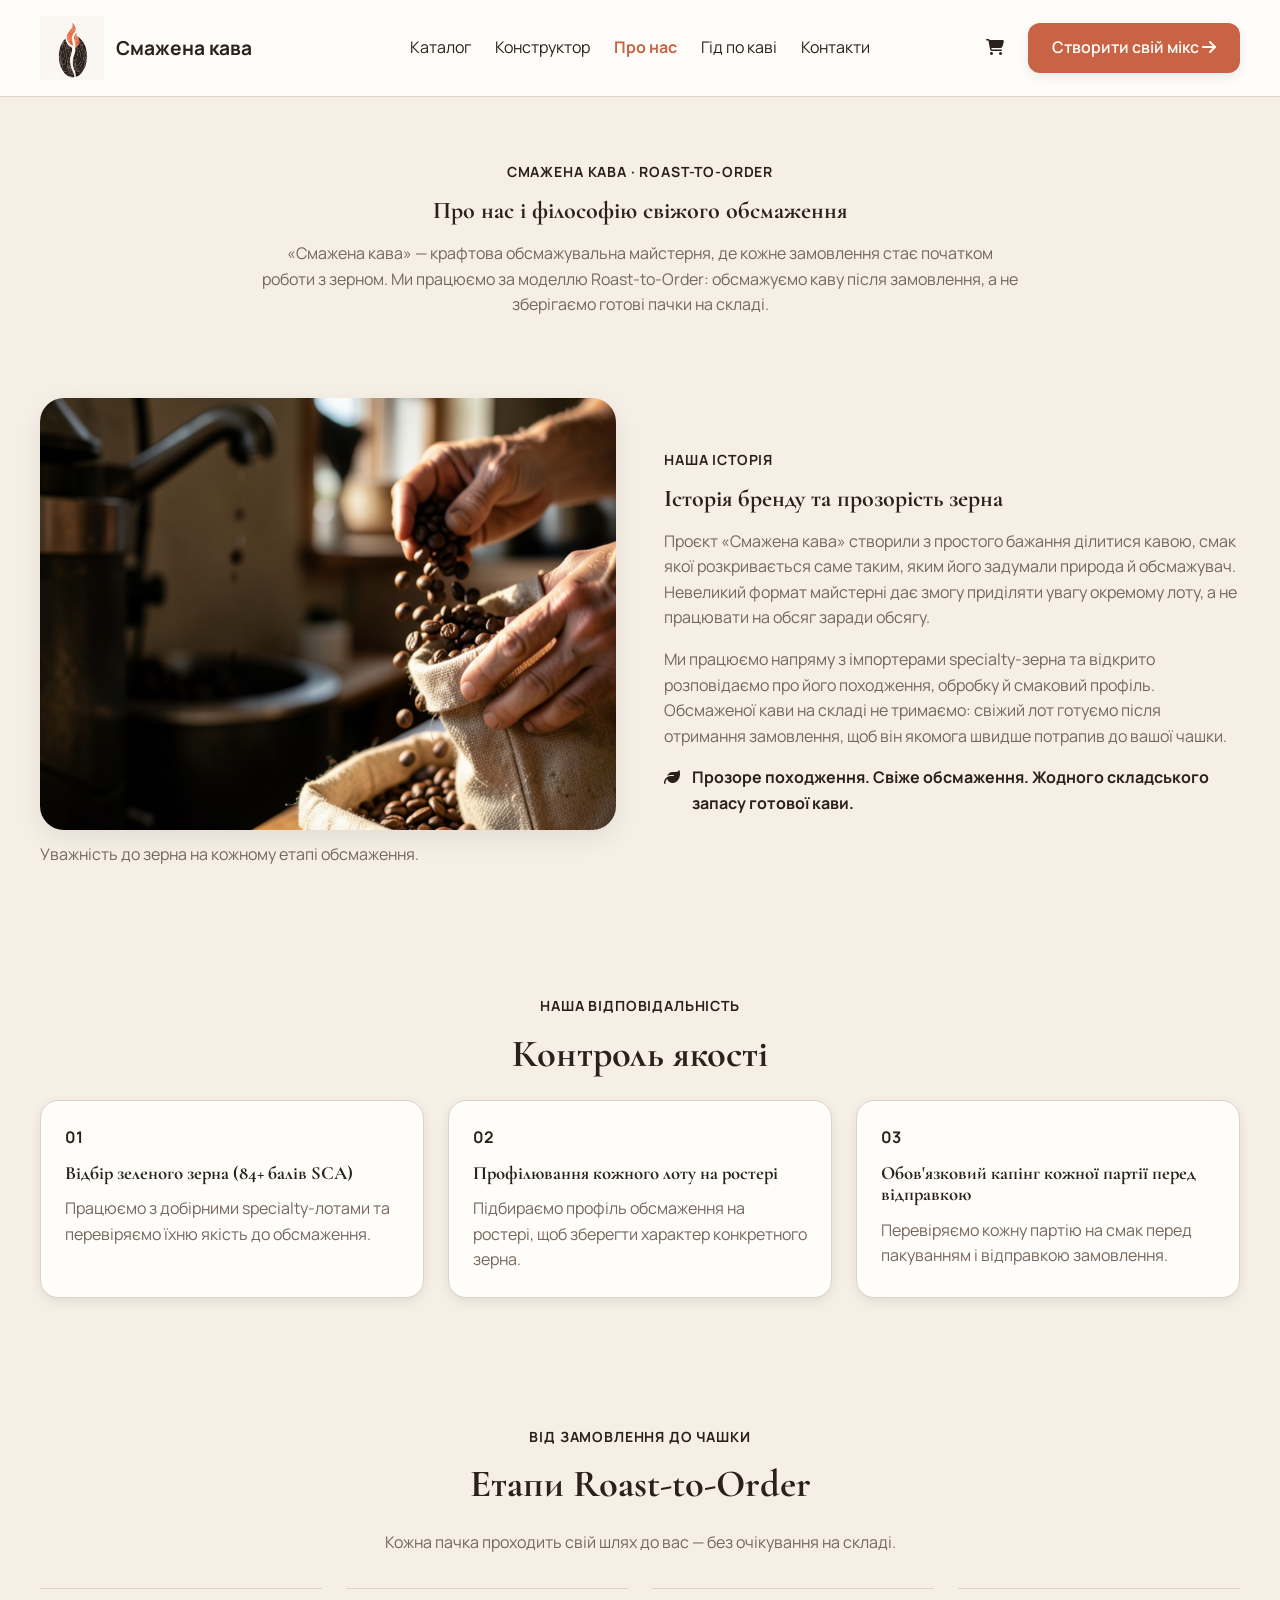
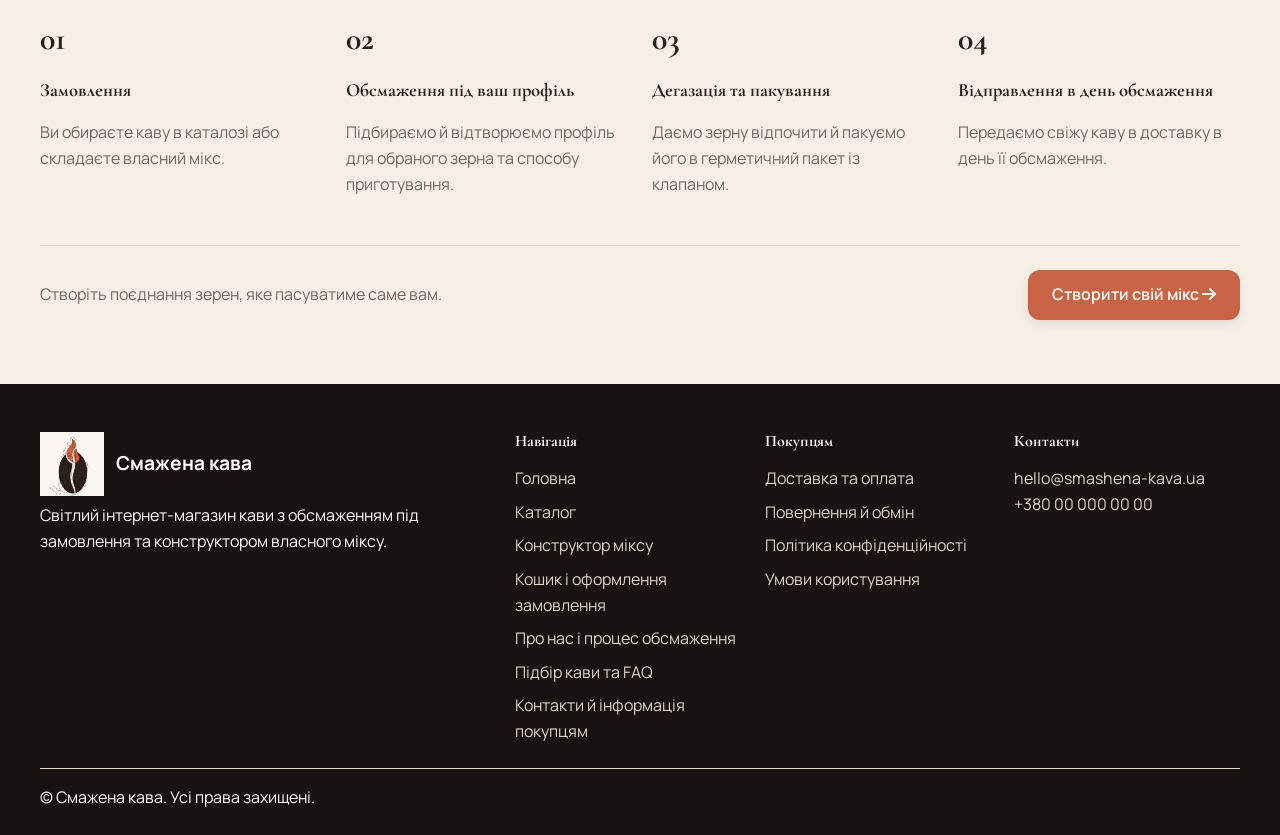
<file: about.html>
<!DOCTYPE html>
<html lang="uk">
  <head>
    <meta charset="UTF-8">
    <meta name="viewport" content="width=device-width, initial-scale=1.0">
    <meta name="description" content="Дізнайтеся про майстерню «Смажена кава», походження зерна та наш процес Roast-to-Order.">
    <title>Про нас і філософію свіжого обсмаження — Смажена кава</title>
    <link rel="preconnect" href="https://fonts.googleapis.com">
    <link rel="preconnect" href="https://fonts.gstatic.com" crossorigin>
    <link href="https://fonts.googleapis.com/css2?family=Cormorant+Garamond:ital,wght@0,600;0,700;1,600&family=Manrope:wght@400;500;600;700&display=swap" rel="stylesheet">
    <link rel="stylesheet" href="https://cdnjs.cloudflare.com/ajax/libs/font-awesome/6.6.0/css/all.min.css">
    <link rel="stylesheet" href="css/style.css">
    <script src="js/navigation.js" defer></script>
    <script src="js/store.js" defer></script>
  </head>
  <body>
    <div class="page about-page">
      <header class="site-header">
        <div class="container header-content">
          <a href="index.html" class="logo">
            <img src="assets/icons/logo1.svg" alt="" width="64" height="64">
            <span class="logo-text">Смажена кава</span>
          </a>

          <nav id="main-navigation" class="header-navigation" aria-label="Головна навігація">
            <a href="catalog.html">Каталог</a>
            <a href="builder.html">Конструктор</a>
            <a href="about.html" class="is-active" aria-current="page">Про нас</a>
            <a href="guide.html">Гід по каві</a>
            <a href="contacts.html">Контакти</a>
          </nav>

          <div class="header-actions">
            <a class="cart-icon" href="cart.html" aria-label="Кошик">
              <i class="fas fa-shopping-cart" aria-hidden="true"></i>
            </a>
            <button class="menu-toggle" type="button" aria-label="Меню" aria-controls="main-navigation" aria-expanded="false">
              <i class="fas fa-bars" aria-hidden="true"></i>
            </button>
            <a class="button button-primary" href="builder.html">Створити свій мікс <i class="fas fa-arrow-right" aria-hidden="true"></i></a>
          </div>
        </div>
      </header>

      <main>
        <section class="content-section about-intro" aria-labelledby="about-title">
          <div class="container about-intro-content">
            <p class="eyebrow">СМАЖЕНА КАВА · ROAST-TO-ORDER</p>
            <h1 id="about-title">Про нас і філософію свіжого обсмаження</h1>
            <p>«Смажена кава» — крафтова обсмажувальна майстерня, де кожне замовлення стає початком роботи з зерном. Ми працюємо за моделлю Roast-to-Order: обсмажуємо каву після замовлення, а не зберігаємо готові пачки на складі.</p>
          </div>
        </section>

        <section class="content-section about-story-section" aria-labelledby="story-title">
          <div class="container about-story">
            <figure class="about-story-image">
              <img src="assets/images/hero_bg_2.jpg" alt="Майстер працює з обсмаженими кавовими зернами під час контролю якості.">
              <figcaption>Уважність до зерна на кожному етапі обсмаження.</figcaption>
            </figure>
            <div class="about-story-copy">
              <p class="eyebrow">НАША ІСТОРІЯ</p>
              <h2 id="story-title">Історія бренду та прозорість зерна</h2>
              <p>Проєкт «Смажена кава» створили з простого бажання ділитися кавою, смак якої розкривається саме таким, яким його задумали природа й обсмажувач. Невеликий формат майстерні дає змогу приділяти увагу окремому лоту, а не працювати на обсяг заради обсягу.</p>
              <p>Ми працюємо напряму з імпортерами specialty-зерна та відкрито розповідаємо про його походження, обробку й смаковий профіль. Обсмаженої кави на складі не тримаємо: свіжий лот готуємо після отримання замовлення, щоб він якомога швидше потрапив до вашої чашки.</p>
              <p class="about-story-note"><i class="fas fa-leaf" aria-hidden="true"></i> Прозоре походження. Свіже обсмаження. Жодного складського запасу готової кави.</p>
            </div>
          </div>
        </section>

        <section class="content-section about-quality-section" aria-labelledby="quality-title">
          <div class="container">
            <div class="section-heading about-section-heading">
              <p class="eyebrow">НАША ВІДПОВІДАЛЬНІСТЬ</p>
              <h2 id="quality-title">Контроль якості</h2>
            </div>
            <div class="card-grid about-quality-grid">
              <article class="card about-quality-card">
                <p class="about-card-number">01</p>
                <h3>Відбір зеленого зерна (84+ балів SCA)</h3>
                <p>Працюємо з добірними specialty-лотами та перевіряємо їхню якість до обсмаження.</p>
              </article>
              <article class="card about-quality-card">
                <p class="about-card-number">02</p>
                <h3>Профілювання кожного лоту на ростері</h3>
                <p>Підбираємо профіль обсмаження на ростері, щоб зберегти характер конкретного зерна.</p>
              </article>
              <article class="card about-quality-card">
                <p class="about-card-number">03</p>
                <h3>Обов'язковий капінг кожної партії перед відправкою</h3>
                <p>Перевіряємо кожну партію на смак перед пакуванням і відправкою замовлення.</p>
              </article>
            </div>
          </div>
        </section>

        <section class="content-section roast-process-section" id="process" aria-labelledby="process-title">
          <div class="container">
            <div class="section-heading roast-process-heading">
              <p class="eyebrow">ВІД ЗАМОВЛЕННЯ ДО ЧАШКИ</p>
              <h2 id="process-title">Етапи Roast-to-Order</h2>
              <p>Кожна пачка проходить свій шлях до вас — без очікування на складі.</p>
            </div>
            <ol class="roast-timeline">
              <li class="roast-timeline-step">
                <span class="roast-step-number">01</span>
                <h3>Замовлення</h3>
                <p>Ви обираєте каву в каталозі або складаєте власний мікс.</p>
              </li>
              <li class="roast-timeline-step">
                <span class="roast-step-number">02</span>
                <h3>Обсмаження під ваш профіль</h3>
                <p>Підбираємо й відтворюємо профіль для обраного зерна та способу приготування.</p>
              </li>
              <li class="roast-timeline-step">
                <span class="roast-step-number">03</span>
                <h3>Дегазація та пакування</h3>
                <p>Даємо зерну відпочити й пакуємо його в герметичний пакет із клапаном.</p>
              </li>
              <li class="roast-timeline-step">
                <span class="roast-step-number">04</span>
                <h3>Відправлення в день обсмаження</h3>
                <p>Передаємо свіжу каву в доставку в день її обсмаження.</p>
              </li>
            </ol>
            <div class="roast-process-cta">
              <p>Створіть поєднання зерен, яке пасуватиме саме вам.</p>
              <a class="button roast-builder-button" href="builder.html">Створити свій мікс <i class="fas fa-arrow-right" aria-hidden="true"></i></a>
            </div>
          </div>
        </section>
      </main>

      <footer class="site-footer">
        <div class="container footer-content">
          <div class="footer-about">
            <a href="index.html" class="logo">
              <img src="assets/icons/logo1.svg" alt="" width="64" height="64">
              <span class="logo-text">Смажена кава</span>
            </a>
            <p>Світлий інтернет-магазин кави з обсмаженням під замовлення та конструктором власного міксу.</p>
          </div>

          <nav class="footer-column" aria-label="Навігація в підвалі">
            <h2>Навігація</h2>
            <a href="index.html">Головна</a>
            <a href="catalog.html">Каталог</a>
            <a href="builder.html">Конструктор міксу</a>
            <a href="cart.html">Кошик і оформлення замовлення</a>
            <a href="about.html">Про нас і процес обсмаження</a>
            <a href="guide.html">Підбір кави та FAQ</a>
            <a href="contacts.html">Контакти й інформація покупцям</a>
          </nav>

          <nav class="footer-column" aria-label="Корисна інформація">
            <h2>Покупцям</h2>
            <a href="contacts.html">Доставка та оплата</a>
            <a href="contacts.html">Повернення й обмін</a>
            <a href="contacts.html">Політика конфіденційності</a>
            <a href="contacts.html">Умови користування</a>
          </nav>

          <div class="footer-column" id="contacts">
            <h2>Контакти</h2>
            <address>
              <a href="mailto:hello@smashena-kava.ua">hello@smashena-kava.ua</a>
              <a href="tel:+380000000000">+380 00 000 00 00</a>
            </address>
          </div>

          <div class="footer-bottom">
            <p>© Смажена кава. Усі права захищені.</p>
          </div>
        </div>
      </footer>
    </div>
  </body>
</html>
</file>
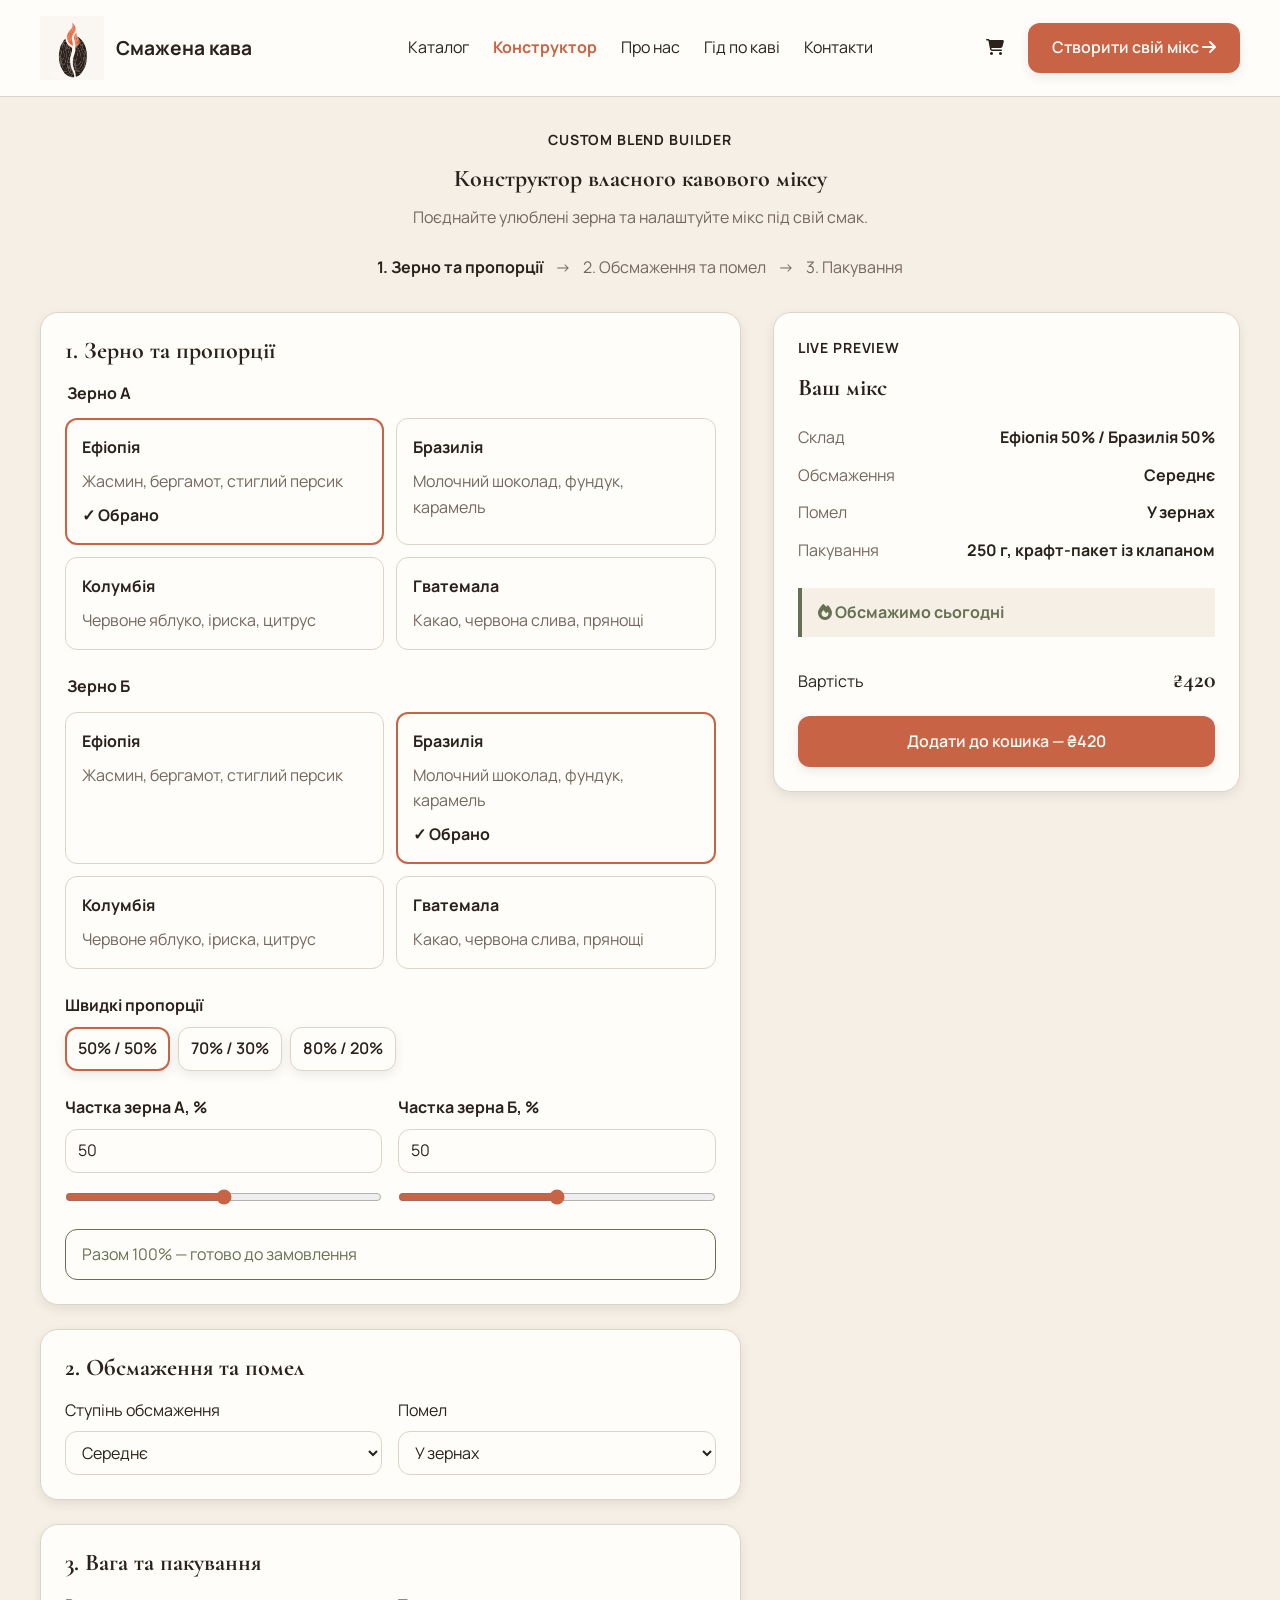
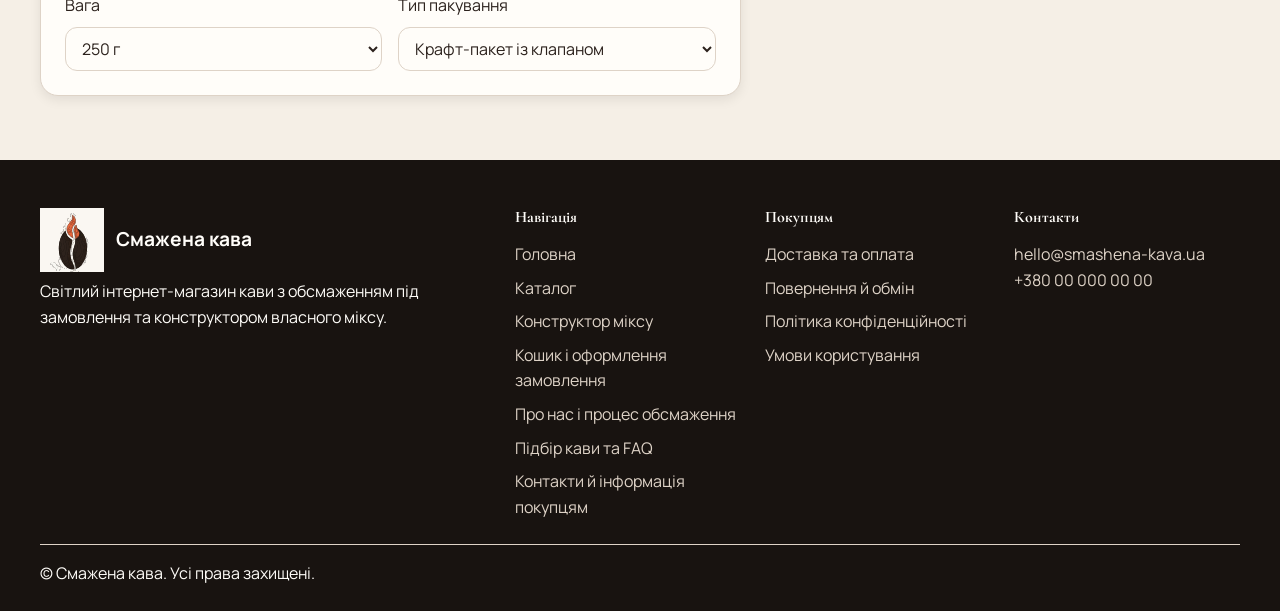
<file: builder.html>
<!DOCTYPE html>
<html lang="uk">
  <head>
    <meta charset="UTF-8">
    <meta name="viewport" content="width=device-width, initial-scale=1.0">
    <meta name="description" content="Створіть власний кавовий мікс: оберіть зерно, пропорції, обсмаження, помел і пакування.">
    <title>Конструктор власного кавового міксу — Смажена кава</title>
    <link rel="preconnect" href="https://fonts.googleapis.com">
    <link rel="preconnect" href="https://fonts.gstatic.com" crossorigin>
    <link href="https://fonts.googleapis.com/css2?family=Cormorant+Garamond:ital,wght@0,600;0,700;1,600&family=Manrope:wght@400;500;600;700&display=swap" rel="stylesheet">
    <link rel="stylesheet" href="https://cdnjs.cloudflare.com/ajax/libs/font-awesome/6.6.0/css/all.min.css">
    <link rel="stylesheet" href="css/style.css">
    <script src="js/navigation.js" defer></script>
    <script src="js/store.js" defer></script>
  </head>
  <body>
    <div class="page builder-page">
      <header class="site-header">
        <div class="container header-content">
          <a href="index.html" class="logo">
            <img src="assets/icons/logo1.svg" alt="" width="64" height="64">
            <span class="logo-text">Смажена кава</span>
          </a>

          <nav id="main-navigation" class="header-navigation" aria-label="Головна навігація">
            <a href="catalog.html">Каталог</a>
            <a href="builder.html" class="is-active" aria-current="page">Конструктор</a>
            <a href="about.html">Про нас</a>
            <a href="guide.html">Гід по каві</a>
            <a href="contacts.html">Контакти</a>
          </nav>

          <div class="header-actions">
            <a class="cart-icon" href="cart.html" aria-label="Кошик">
              <i class="fas fa-shopping-cart" aria-hidden="true"></i>
            </a>
            <button class="menu-toggle" type="button" aria-label="Меню" aria-controls="main-navigation" aria-expanded="false">
              <i class="fas fa-bars" aria-hidden="true"></i>
            </button>
            <a class="button button-primary" href="builder.html">Створити свій мікс <i class="fas fa-arrow-right" aria-hidden="true"></i></a>
          </div>
        </div>
      </header>

      <main>
        <section class="content-section builder-section" id="builder" aria-labelledby="builder-title">
          <div class="container">
            <div class="section-heading builder-heading">
              <p class="eyebrow">CUSTOM BLEND BUILDER</p>
              <h1 id="builder-title">Конструктор власного кавового міксу</h1>
              <p>Поєднайте улюблені зерна та налаштуйте мікс під свій смак.</p>
            </div>

            <ol class="builder-progress" aria-label="Кроки створення міксу">
              <li><a href="#step-beans" aria-current="step">1. Зерно та пропорції</a></li>
              <li><a href="#step-roast">2. Обсмаження та помел</a></li>
              <li><a href="#step-package">3. Пакування</a></li>
            </ol>

            <form class="builder-form" id="blend-builder-form" action="cart.html" method="get">
              <input type="hidden" name="product" value="custom-blend">
              <input type="hidden" id="blend-price" name="price" value="420">
              <div class="builder-workspace">
                <div class="builder-controls">
                  <section class="builder-step" id="step-beans" aria-labelledby="beans-step-title">
                    <h2 id="beans-step-title">1. Зерно та пропорції</h2>

                    <fieldset class="bean-group">
                      <legend>Зерно А</legend>
                      <div class="bean-choice-grid">
                        <label class="bean-choice">
                          <input type="radio" name="bean-a" value="ethiopia" data-name="Ефіопія" checked>
                          <span class="bean-choice-card">
                            <span class="bean-choice-name">Ефіопія</span>
                            <span class="bean-choice-notes">Жасмин, бергамот, стиглий персик</span>
                            <span class="selection-indicator" aria-hidden="true">✓ Обрано</span>
                          </span>
                        </label>
                        <label class="bean-choice">
                          <input type="radio" name="bean-a" value="brazil" data-name="Бразилія">
                          <span class="bean-choice-card">
                            <span class="bean-choice-name">Бразилія</span>
                            <span class="bean-choice-notes">Молочний шоколад, фундук, карамель</span>
                            <span class="selection-indicator" aria-hidden="true">✓ Обрано</span>
                          </span>
                        </label>
                        <label class="bean-choice">
                          <input type="radio" name="bean-a" value="colombia" data-name="Колумбія">
                          <span class="bean-choice-card">
                            <span class="bean-choice-name">Колумбія</span>
                            <span class="bean-choice-notes">Червоне яблуко, іриска, цитрус</span>
                            <span class="selection-indicator" aria-hidden="true">✓ Обрано</span>
                          </span>
                        </label>
                        <label class="bean-choice">
                          <input type="radio" name="bean-a" value="guatemala" data-name="Гватемала">
                          <span class="bean-choice-card">
                            <span class="bean-choice-name">Гватемала</span>
                            <span class="bean-choice-notes">Какао, червона слива, прянощі</span>
                            <span class="selection-indicator" aria-hidden="true">✓ Обрано</span>
                          </span>
                        </label>
                      </div>
                    </fieldset>

                    <fieldset class="bean-group">
                      <legend>Зерно Б</legend>
                      <div class="bean-choice-grid">
                        <label class="bean-choice">
                          <input type="radio" name="bean-b" value="ethiopia" data-name="Ефіопія">
                          <span class="bean-choice-card">
                            <span class="bean-choice-name">Ефіопія</span>
                            <span class="bean-choice-notes">Жасмин, бергамот, стиглий персик</span>
                            <span class="selection-indicator" aria-hidden="true">✓ Обрано</span>
                          </span>
                        </label>
                        <label class="bean-choice">
                          <input type="radio" name="bean-b" value="brazil" data-name="Бразилія" checked>
                          <span class="bean-choice-card">
                            <span class="bean-choice-name">Бразилія</span>
                            <span class="bean-choice-notes">Молочний шоколад, фундук, карамель</span>
                            <span class="selection-indicator" aria-hidden="true">✓ Обрано</span>
                          </span>
                        </label>
                        <label class="bean-choice">
                          <input type="radio" name="bean-b" value="colombia" data-name="Колумбія">
                          <span class="bean-choice-card">
                            <span class="bean-choice-name">Колумбія</span>
                            <span class="bean-choice-notes">Червоне яблуко, іриска, цитрус</span>
                            <span class="selection-indicator" aria-hidden="true">✓ Обрано</span>
                          </span>
                        </label>
                        <label class="bean-choice">
                          <input type="radio" name="bean-b" value="guatemala" data-name="Гватемала">
                          <span class="bean-choice-card">
                            <span class="bean-choice-name">Гватемала</span>
                            <span class="bean-choice-notes">Какао, червона слива, прянощі</span>
                            <span class="selection-indicator" aria-hidden="true">✓ Обрано</span>
                          </span>
                        </label>
                      </div>
                    </fieldset>

                    <div class="blend-presets" aria-label="Швидкі пресети пропорцій">
                      <span class="blend-presets-label">Швидкі пропорції</span>
                      <button class="button preset-button" type="button" data-share-a="50" data-share-b="50" aria-pressed="true">50% / 50%</button>
                      <button class="button preset-button" type="button" data-share-a="70" data-share-b="30" aria-pressed="false">70% / 30%</button>
                      <button class="button preset-button" type="button" data-share-a="80" data-share-b="20" aria-pressed="false">80% / 20%</button>
                    </div>

                    <div class="blend-share-controls">
                      <div class="share-control">
                        <label for="share-a">Частка зерна А, %</label>
                        <input id="share-a" name="share-a" type="number" min="0" max="100" step="1" value="50" inputmode="numeric">
                        <input id="share-a-range" type="range" min="0" max="100" step="1" value="50" aria-label="Частка зерна А, від 0 до 100 відсотків" aria-describedby="share-status">
                      </div>
                      <div class="share-control">
                        <label for="share-b">Частка зерна Б, %</label>
                        <input id="share-b" name="share-b" type="number" min="0" max="100" step="1" value="50" inputmode="numeric">
                        <input id="share-b-range" type="range" min="0" max="100" step="1" value="50" aria-label="Частка зерна Б, від 0 до 100 відсотків" aria-describedby="share-status">
                      </div>
                    </div>
                    <p class="share-validation is-valid" id="share-status" role="status" aria-live="polite" aria-atomic="true">Разом 100% — готово до замовлення</p>
                  </section>

                  <section class="builder-step" id="step-roast" aria-labelledby="roast-step-title">
                    <h2 id="roast-step-title">2. Обсмаження та помел</h2>
                    <div class="blend-options-grid">
                      <div class="form-field">
                        <label for="roast-level">Ступінь обсмаження</label>
                        <select class="builder-select" id="roast-level" name="roast">
                          <option value="light">Світле</option>
                          <option value="medium" selected>Середнє</option>
                          <option value="dark">Темне</option>
                        </select>
                      </div>
                      <div class="form-field">
                        <label for="grind-level">Помел</label>
                        <select class="builder-select" id="grind-level" name="grind">
                          <option value="beans" selected>У зернах</option>
                          <option value="espresso">Еспресо</option>
                          <option value="filter">Фільтр</option>
                          <option value="cezve">Турка</option>
                        </select>
                      </div>
                    </div>
                  </section>

                  <section class="builder-step" id="step-package" aria-labelledby="package-step-title">
                    <h2 id="package-step-title">3. Вага та пакування</h2>
                    <div class="blend-options-grid">
                      <div class="form-field">
                        <label for="package-weight">Вага</label>
                        <select class="builder-select" id="package-weight" name="weight">
                          <option value="250" data-price="420" selected>250 г</option>
                          <option value="500" data-price="780">500 г</option>
                          <option value="1000" data-price="1500">1000 г</option>
                        </select>
                      </div>
                      <div class="form-field">
                        <label for="package-type">Тип пакування</label>
                        <select class="builder-select" id="package-type" name="packaging">
                          <option value="kraft" data-surcharge="0" selected>Крафт-пакет із клапаном</option>
                          <option value="gift-tube" data-surcharge="180">Подарунковий тубус (+ ₴180)</option>
                        </select>
                      </div>
                    </div>
                  </section>
                </div>

                <aside class="live-preview" aria-labelledby="preview-title">
                  <p class="eyebrow">LIVE PREVIEW</p>
                  <h2 id="preview-title">Ваш мікс</h2>
                  <dl class="preview-mix">
                    <div>
                      <dt>Склад</dt>
                      <dd><span id="preview-bean-a">Ефіопія</span> <span id="preview-share-a">50%</span> / <span id="preview-bean-b">Бразилія</span> <span id="preview-share-b">50%</span></dd>
                    </div>
                    <div><dt>Обсмаження</dt><dd id="preview-roast">Середнє</dd></div>
                    <div><dt>Помел</dt><dd id="preview-grind">У зернах</dd></div>
                    <div><dt>Пакування</dt><dd><span id="preview-weight">250 г</span>, <span id="preview-package">крафт-пакет із клапаном</span></dd></div>
                  </dl>
                  <p class="preview-timeline"><i class="fas fa-fire" aria-hidden="true"></i> Обсмажимо сьогодні</p>
                  <p class="preview-price"><span>Вартість</span><output id="preview-price" data-live-price aria-live="polite">₴420</output></p>
                  <button class="button preview-submit" type="submit">
                    Додати до кошика — <span data-live-price>₴420</span>
                  </button>
                </aside>
              </div>

              <div class="builder-mobile-bar">
                <span class="builder-mobile-price">Вартість <output data-live-price>₴420</output></span>
                <button class="button builder-mobile-submit" type="submit" aria-label="Додати до кошика">
                  Додати до кошика — <span data-live-price>₴420</span>
                </button>
              </div>
            </form>
          </div>
        </section>
      </main>

      <footer class="site-footer">
        <div class="container footer-content">
          <div class="footer-about">
            <a href="index.html" class="logo">
              <img src="assets/icons/logo1.svg" alt="" width="64" height="64">
              <span class="logo-text">Смажена кава</span>
            </a>
            <p>Світлий інтернет-магазин кави з обсмаженням під замовлення та конструктором власного міксу.</p>
          </div>

          <nav class="footer-column" aria-label="Навігація в підвалі">
            <h2>Навігація</h2>
            <a href="index.html">Головна</a>
            <a href="catalog.html">Каталог</a>
            <a href="builder.html">Конструктор міксу</a>
            <a href="cart.html">Кошик і оформлення замовлення</a>
            <a href="about.html">Про нас і процес обсмаження</a>
            <a href="guide.html">Підбір кави та FAQ</a>
            <a href="contacts.html">Контакти й інформація покупцям</a>
          </nav>

          <nav class="footer-column" aria-label="Корисна інформація">
            <h2>Покупцям</h2>
            <a href="contacts.html">Доставка та оплата</a>
            <a href="contacts.html">Повернення й обмін</a>
            <a href="contacts.html">Політика конфіденційності</a>
            <a href="contacts.html">Умови користування</a>
          </nav>

          <div class="footer-column" id="contacts">
            <h2>Контакти</h2>
            <address>
              <a href="mailto:hello@smashena-kava.ua">hello@smashena-kava.ua</a>
              <a href="tel:+380000000000">+380 00 000 00 00</a>
            </address>
          </div>

          <div class="footer-bottom">
            <p>© Смажена кава. Усі права захищені.</p>
          </div>
        </div>
      </footer>
    </div>
  </body>
</html>
</file>
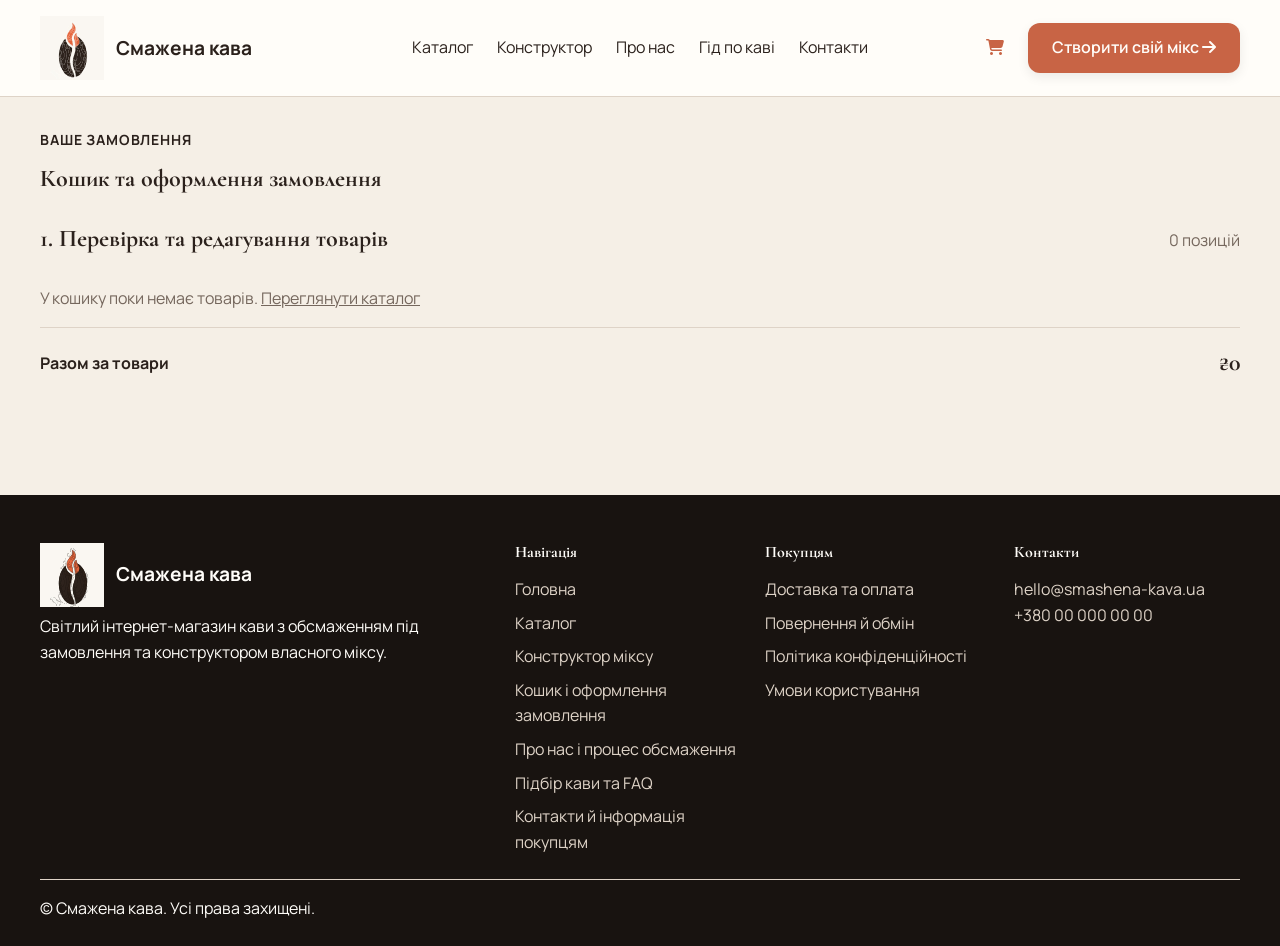
<file: cart.html>
<!DOCTYPE html>
<html lang="uk">
  <head>
    <meta charset="UTF-8">
    <meta name="viewport" content="width=device-width, initial-scale=1.0">
    <meta name="description" content="Перевірте кошик, заповніть контактні дані та оформіть замовлення свіжообсмаженої кави.">
    <title>Кошик та оформлення замовлення — Смажена кава</title>
    <link rel="preconnect" href="https://fonts.googleapis.com">
    <link rel="preconnect" href="https://fonts.gstatic.com" crossorigin>
    <link href="https://fonts.googleapis.com/css2?family=Cormorant+Garamond:ital,wght@0,600;0,700;1,600&family=Manrope:wght@400;500;600;700&display=swap" rel="stylesheet">
    <link rel="stylesheet" href="https://cdnjs.cloudflare.com/ajax/libs/font-awesome/6.6.0/css/all.min.css">
    <link rel="stylesheet" href="css/style.css">
    <script src="js/navigation.js" defer></script>
    <script src="js/store.js" defer></script>
  </head>
  <body>
    <div class="page cart-page">
      <header class="site-header">
        <div class="container header-content">
          <a href="index.html" class="logo">
            <img src="assets/icons/logo1.svg" alt="" width="64" height="64">
            <span class="logo-text">Смажена кава</span>
          </a>

          <nav id="main-navigation" class="header-navigation" aria-label="Головна навігація">
            <a href="catalog.html">Каталог</a>
            <a href="builder.html">Конструктор</a>
            <a href="about.html">Про нас</a>
            <a href="guide.html">Гід по каві</a>
            <a href="contacts.html">Контакти</a>
          </nav>

          <div class="header-actions">
            <a class="cart-icon is-active" href="cart.html" aria-label="Кошик" aria-current="page">
              <i class="fas fa-shopping-cart" aria-hidden="true"></i>
            </a>
            <button class="menu-toggle" type="button" aria-label="Меню" aria-controls="main-navigation" aria-expanded="false">
              <i class="fas fa-bars" aria-hidden="true"></i>
            </button>
            <a class="button button-primary" href="builder.html">Створити свій мікс <i class="fas fa-arrow-right" aria-hidden="true"></i></a>
          </div>
        </div>
      </header>

      <main>
        <section class="content-section cart-section" id="cart-section" aria-labelledby="cart-title">
          <div class="container">
            <p class="eyebrow cart-eyebrow">ВАШЕ ЗАМОВЛЕННЯ</p>
            <h1 id="cart-title">Кошик та оформлення замовлення</h1>

            <section class="cart-block" aria-labelledby="items-title">
              <div class="cart-block-heading">
                <h2 id="items-title">1. Перевірка та редагування товарів</h2>
                <p class="cart-item-count" id="cart-item-count">2 позиції</p>
              </div>

              <div class="cart-items" id="cart-items">
                <article class="cart-item" data-product="custom-blend" data-unit-price="420">
                  <img class="cart-item-image" src="assets/images/image_2026-11-05_8629.jpg" alt="Пакування кавового міксу з ілюстраціями шоколаду та фруктів.">
                  <div class="cart-item-info">
                    <h3 class="cart-item-title">Власний мікс</h3>
                    <p class="cart-item-description">Ефіопія 60% + Бразилія 40%, середнє обсмаження, у зернах, 250 г</p>
                    <a class="cart-edit-link" href="builder.html">Редагувати мікс</a>
                  </div>
                  <div class="cart-item-controls">
                    <div class="quantity-control" aria-label="Кількість власного міксу">
                      <button class="quantity-button" type="button" data-quantity-decrease aria-label="Зменшити кількість власного міксу">−</button>
                      <output class="quantity-value" aria-live="polite">1</output>
                      <button class="quantity-button" type="button" data-quantity-increase aria-label="Збільшити кількість власного міксу">+</button>
                    </div>
                    <button class="remove-item" type="button" data-remove-item>Видалити</button>
                  </div>
                  <p class="cart-item-price">₴<span data-line-total>420</span></p>
                </article>

                <article class="cart-item" data-product="balance" data-unit-price="380">
                  <img class="cart-item-image" src="assets/images/image_2026-11-05_8629.jpg" alt="Пакування авторського міксу «Баланс».">
                  <div class="cart-item-info">
                    <h3 class="cart-item-title">Авторський мікс «Баланс»</h3>
                    <p class="cart-item-description">Темний шоколад, фундук і карамель, середнє обсмаження, 250 г</p>
                  </div>
                  <div class="cart-item-controls">
                    <div class="quantity-control" aria-label="Кількість міксу «Баланс»">
                      <button class="quantity-button" type="button" data-quantity-decrease aria-label="Зменшити кількість міксу «Баланс»">−</button>
                      <output class="quantity-value" aria-live="polite">1</output>
                      <button class="quantity-button" type="button" data-quantity-increase aria-label="Збільшити кількість міксу «Баланс»">+</button>
                    </div>
                    <button class="remove-item" type="button" data-remove-item>Видалити</button>
                  </div>
                  <p class="cart-item-price">₴<span data-line-total>380</span></p>
                </article>
              </div>

              <p class="cart-empty-message" id="cart-empty-message" hidden>У кошику поки немає товарів. <a href="catalog.html">Переглянути каталог</a></p>
              <div class="cart-subtotal">
                <span>Разом за товари</span>
                <output id="cart-subtotal" aria-live="polite">₴800</output>
              </div>
            </section>

            <section class="cart-block checkout-block" id="checkout-section" aria-labelledby="checkout-title">
              <h2 id="checkout-title">2. Контактні дані, доставка й оплата</h2>
              <form class="checkout-form" id="checkout-form" action="cart.html" method="get">
                <div class="checkout-fields">
                  <div class="checkout-contact">
                    <h3>Контактні дані</h3>
                    <div class="form-field">
                      <label for="customer-name">Ім'я та прізвище</label>
                      <input id="customer-name" name="name" type="text" autocomplete="name" required>
                    </div>
                    <div class="form-field">
                      <label for="customer-phone">Телефон <span aria-hidden="true">*</span></label>
                      <input id="customer-phone" name="phone" type="tel" autocomplete="tel" placeholder="+380 67 123 45 67" pattern="[+]?[0-9 ()-]{10,20}" aria-describedby="phone-hint" required>
                      <small id="phone-hint">Введіть номер у форматі +380 67 123 45 67.</small>
                    </div>
                    <div class="form-field">
                      <label for="customer-email">Email</label>
                      <input id="customer-email" name="email" type="email" autocomplete="email">
                    </div>
                  </div>

                  <fieldset class="checkout-choice-group">
                    <legend>Доставка</legend>
                    <label class="checkout-choice">
                      <input type="radio" name="delivery" value="nova-poshta" checked>
                      <span class="checkout-choice-card">
                        <span class="checkout-choice-title">Нова пошта</span>
                        <span class="checkout-choice-description">У відділення або поштомат</span>
                        <span class="checkout-choice-indicator" aria-hidden="true">✓ Обрано</span>
                      </span>
                    </label>
                    <label class="checkout-choice">
                      <input type="radio" name="delivery" value="courier">
                      <span class="checkout-choice-card">
                        <span class="checkout-choice-title">Кур'єр</span>
                        <span class="checkout-choice-description">Доставка за вашою адресою</span>
                        <span class="checkout-choice-indicator" aria-hidden="true">✓ Обрано</span>
                      </span>
                    </label>
                    <label class="checkout-choice">
                      <input type="radio" name="delivery" value="pickup">
                      <span class="checkout-choice-card">
                        <span class="checkout-choice-title">Самовивіз</span>
                        <span class="checkout-choice-description">Із ростерії у Львові</span>
                        <span class="checkout-choice-indicator" aria-hidden="true">✓ Обрано</span>
                      </span>
                    </label>
                  </fieldset>

                  <fieldset class="checkout-choice-group payment-choice-group">
                    <legend>Оплата</legend>
                    <label class="checkout-choice">
                      <input type="radio" name="payment" value="card" checked>
                      <span class="checkout-choice-card">
                        <span class="checkout-choice-title">Онлайн-оплата карткою</span>
                        <span class="checkout-choice-indicator" aria-hidden="true">✓ Обрано</span>
                      </span>
                    </label>
                    <label class="checkout-choice">
                      <input type="radio" name="payment" value="upon-receipt">
                      <span class="checkout-choice-card">
                        <span class="checkout-choice-title">Оплата при отриманні</span>
                        <span class="checkout-choice-indicator" aria-hidden="true">✓ Обрано</span>
                      </span>
                    </label>
                  </fieldset>
                </div>

                <aside class="checkout-summary" aria-labelledby="summary-title">
                  <h3 id="summary-title">Підсумок замовлення</h3>
                  <p><span>Товарів</span><span id="summary-item-count">2</span></p>
                  <p class="checkout-total"><span>До сплати</span><output id="checkout-total">₴800</output></p>
                  <button class="button checkout-submit" type="submit">Підтвердити замовлення</button>
                  <p class="checkout-privacy-note">Натискаючи кнопку, ви підтверджуєте правильність контактних даних.</p>
                  <p class="checkout-error" id="checkout-error" role="status" aria-live="polite" hidden></p>
                </aside>
              </form>
            </section>
          </div>
        </section>

        <section class="content-section order-confirmation" id="confirmation-section" aria-labelledby="confirmation-title" aria-live="polite" hidden>
          <div class="container confirmation-card">
            <p class="confirmation-indicator"><i class="fas fa-circle-check" aria-hidden="true"></i> Замовлення оформлено</p>
            <h1 id="confirmation-title" tabindex="-1">Замовлення #1048 підтверджено</h1>
            <p class="confirmation-message">Ваш мікс прийнято в роботу та буде обсмажено сьогодні.</p>
            <div class="confirmation-summary">
              <h2>Коротке зведення</h2>
              <p id="confirmation-items">Ваше замовлення готується.</p>
              <p>До сплати: <strong id="confirmation-total">₴800</strong></p>
            </div>
            <a class="button confirmation-home-button" href="index.html">Повернутися на головну</a>
          </div>
        </section>
      </main>

      <footer class="site-footer">
        <div class="container footer-content">
          <div class="footer-about">
            <a href="index.html" class="logo">
              <img src="assets/icons/logo1.svg" alt="" width="64" height="64">
              <span class="logo-text">Смажена кава</span>
            </a>
            <p>Світлий інтернет-магазин кави з обсмаженням під замовлення та конструктором власного міксу.</p>
          </div>

          <nav class="footer-column" aria-label="Навігація в підвалі">
            <h2>Навігація</h2>
            <a href="index.html">Головна</a>
            <a href="catalog.html">Каталог</a>
            <a href="builder.html">Конструктор міксу</a>
            <a href="cart.html">Кошик і оформлення замовлення</a>
            <a href="about.html">Про нас і процес обсмаження</a>
            <a href="guide.html">Підбір кави та FAQ</a>
            <a href="contacts.html">Контакти й інформація покупцям</a>
          </nav>

          <nav class="footer-column" aria-label="Корисна інформація">
            <h2>Покупцям</h2>
            <a href="contacts.html">Доставка та оплата</a>
            <a href="contacts.html">Повернення й обмін</a>
            <a href="contacts.html">Політика конфіденційності</a>
            <a href="contacts.html">Умови користування</a>
          </nav>

          <div class="footer-column" id="contacts">
            <h2>Контакти</h2>
            <address>
              <a href="mailto:hello@smashena-kava.ua">hello@smashena-kava.ua</a>
              <a href="tel:+380000000000">+380 00 000 00 00</a>
            </address>
          </div>

          <div class="footer-bottom">
            <p>© Смажена кава. Усі права захищені.</p>
          </div>
        </div>
      </footer>
    </div>
  </body>
</html>
</file>
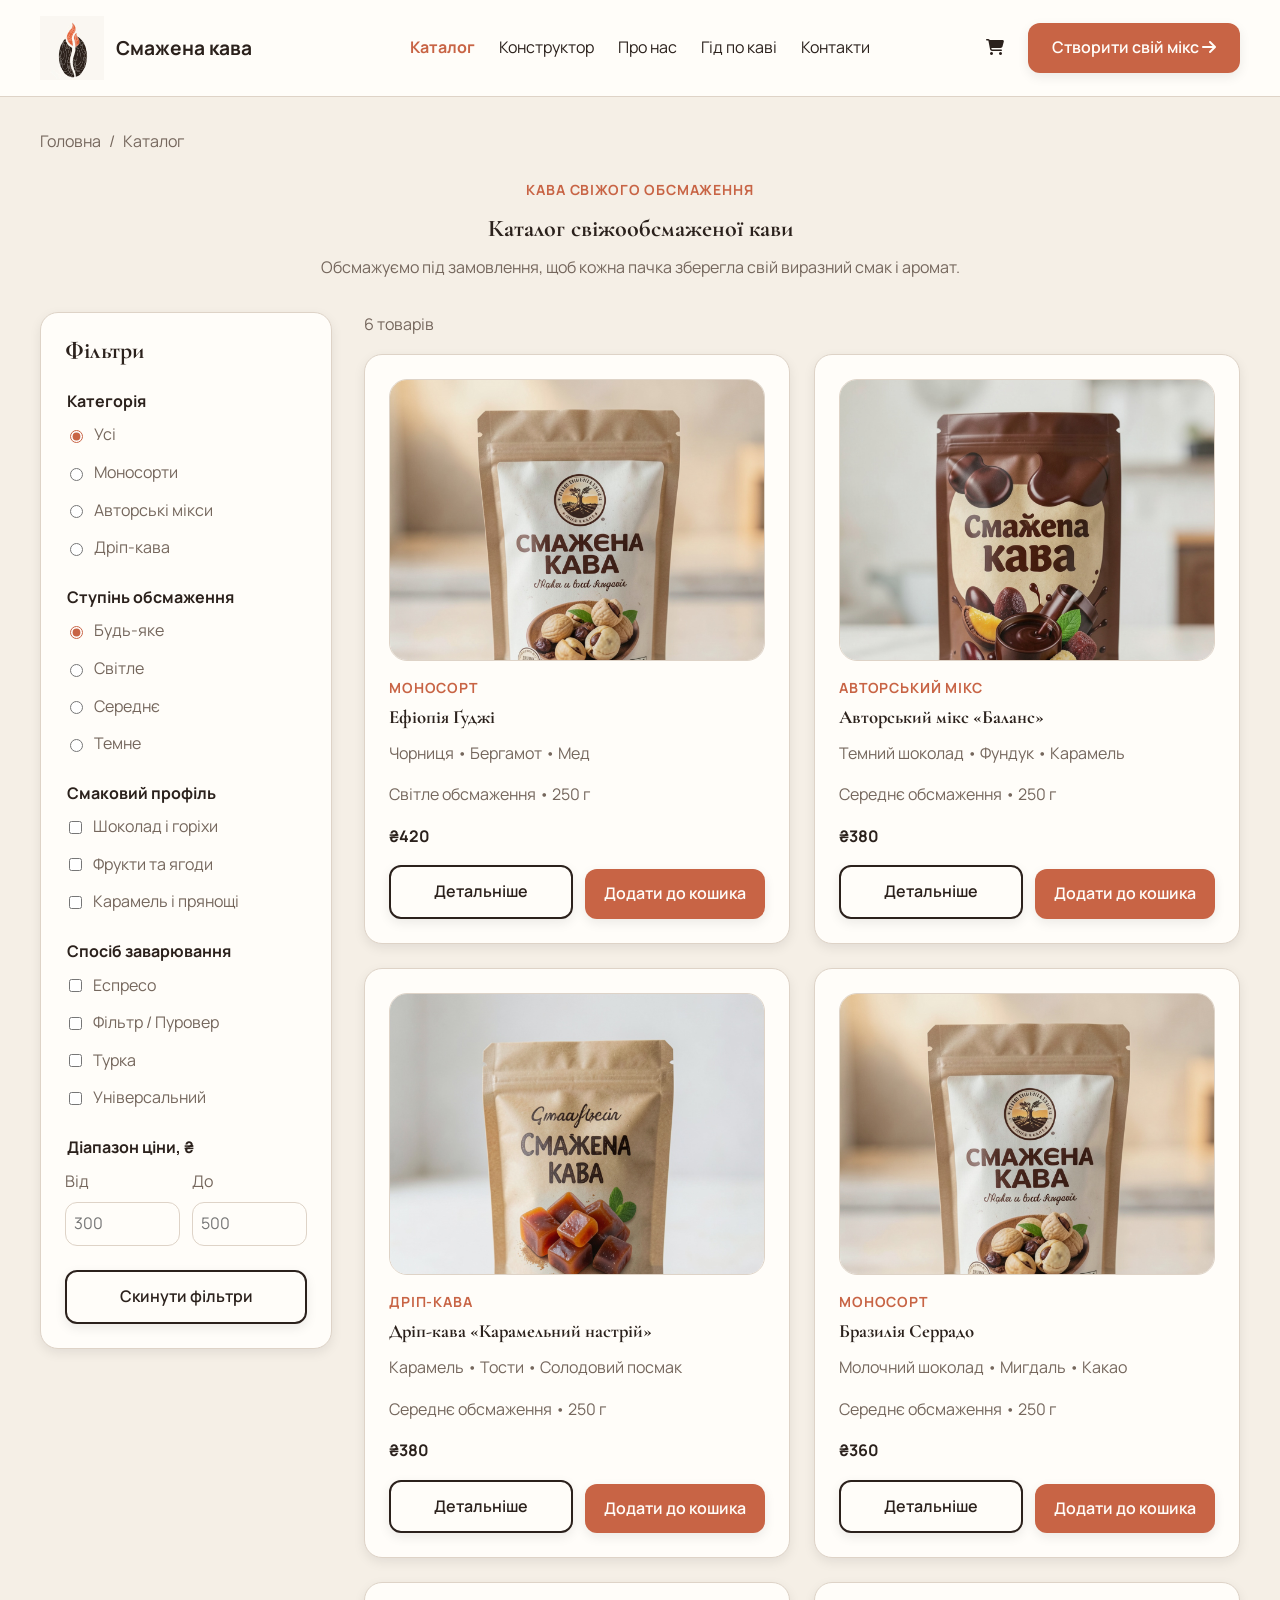
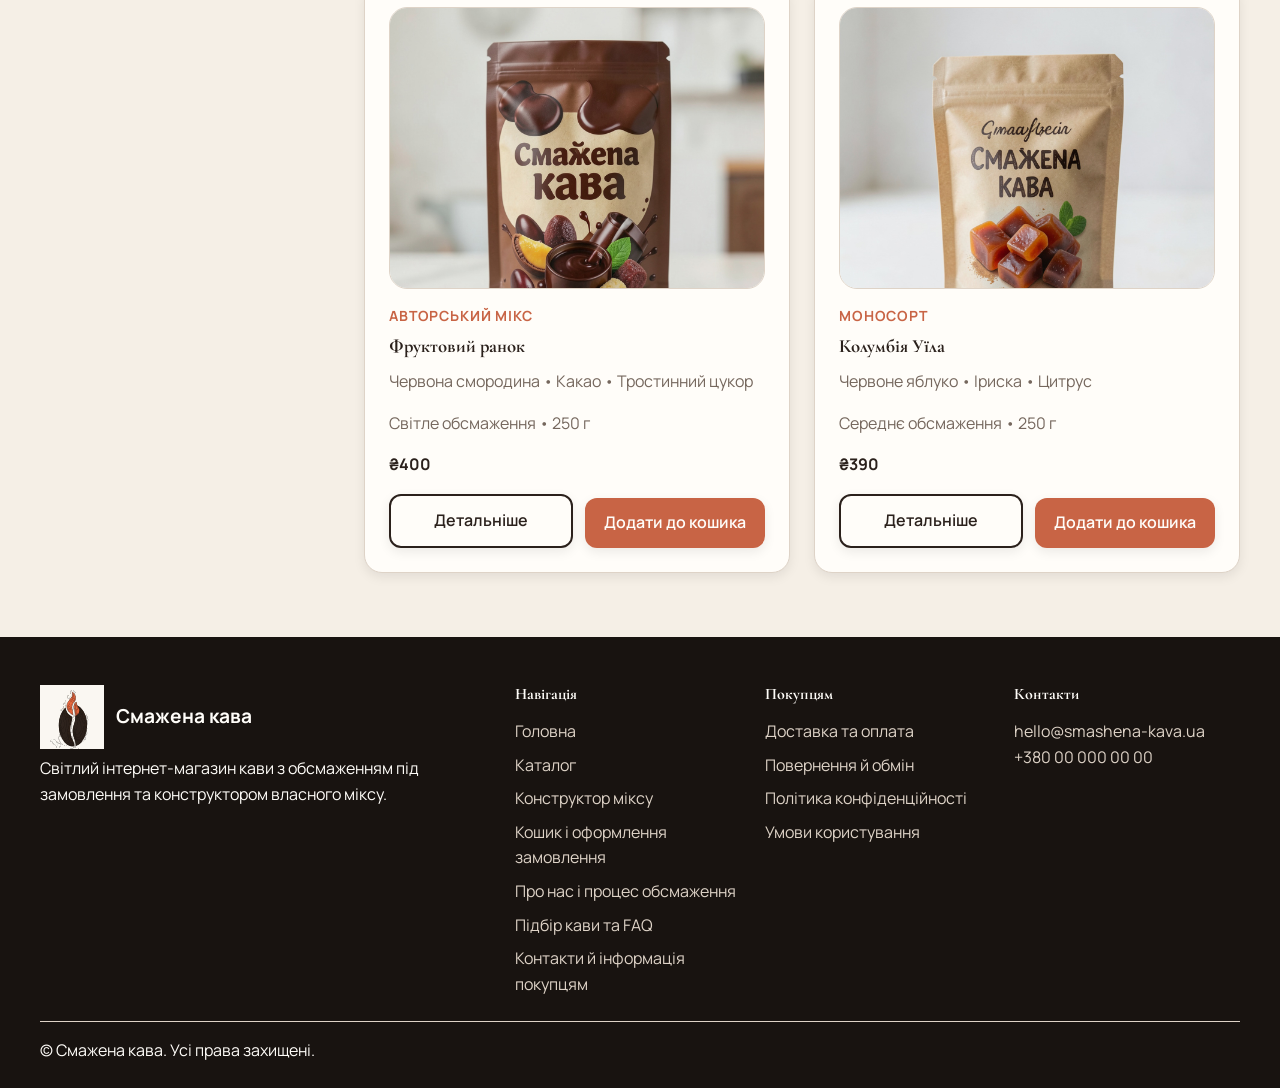
<file: catalog.html>
<!DOCTYPE html>
<html lang="uk">
  <head>
    <meta charset="UTF-8">
    <meta name="viewport" content="width=device-width, initial-scale=1.0">
    <meta name="description" content="Каталог свіжообсмаженої кави: моносорти, авторські мікси та дріп-кава. Обсмажуємо під замовлення.">
    <title>Каталог свіжообсмаженої кави — Смажена кава</title>
    <link rel="preconnect" href="https://fonts.googleapis.com">
    <link rel="preconnect" href="https://fonts.gstatic.com" crossorigin>
    <link href="https://fonts.googleapis.com/css2?family=Cormorant+Garamond:ital,wght@0,600;0,700;1,600&family=Manrope:wght@400;500;600;700&display=swap" rel="stylesheet">
    <link rel="stylesheet" href="https://cdnjs.cloudflare.com/ajax/libs/font-awesome/6.6.0/css/all.min.css">
    <link rel="stylesheet" href="css/style.css">
    <script src="js/navigation.js" defer></script>
    <script src="js/store.js" defer></script>
  </head>
  <body>
    <div class="page catalog-page">
      <header class="site-header">
        <div class="container header-content">
          <a href="index.html" class="logo">
            <img src="assets/icons/logo1.svg" alt="" width="64" height="64">
            <span class="logo-text">Смажена кава</span>
          </a>

          <nav id="main-navigation" class="header-navigation" aria-label="Головна навігація">
            <a href="catalog.html" class="is-active" aria-current="page">Каталог</a>
            <a href="builder.html">Конструктор</a>
            <a href="about.html">Про нас</a>
            <a href="guide.html">Гід по каві</a>
            <a href="contacts.html">Контакти</a>
          </nav>

          <div class="header-actions">
            <a class="cart-icon" href="cart.html" aria-label="Кошик">
              <i class="fas fa-shopping-cart" aria-hidden="true"></i>
            </a>
            <button class="menu-toggle" type="button" aria-label="Меню" aria-controls="main-navigation" aria-expanded="false">
              <i class="fas fa-bars" aria-hidden="true"></i>
            </button>
            <a class="button button-primary" href="builder.html">Створити свій мікс <i class="fas fa-arrow-right" aria-hidden="true"></i></a>
          </div>
        </div>
      </header>

      <main>
        <section class="content-section catalog-section" aria-labelledby="catalog-title">
          <div class="container">
            <nav class="breadcrumbs" aria-label="Хлібні крихти">
              <a href="index.html">Головна</a>
              <span aria-hidden="true">/</span>
              <span aria-current="page">Каталог</span>
            </nav>

            <div class="section-heading catalog-heading">
              <p class="eyebrow">КАВА СВІЖОГО ОБСМАЖЕННЯ</p>
              <h1 id="catalog-title">Каталог свіжообсмаженої кави</h1>
              <p>Обсмажуємо під замовлення, щоб кожна пачка зберегла свій виразний смак і аромат.</p>
            </div>

            <div class="catalog-layout">
              <aside class="catalog-filters" aria-labelledby="filters-title">
                <h2 id="filters-title">Фільтри</h2>
                <form action="catalog.html" method="get">
                  <fieldset class="filter-group">
                    <legend>Категорія</legend>
                    <label><input type="radio" name="category" value="all" checked> Усі</label>
                    <label><input type="radio" name="category" value="single-origin"> Моносорти</label>
                    <label><input type="radio" name="category" value="blends"> Авторські мікси</label>
                    <label><input type="radio" name="category" value="drip"> Дріп-кава</label>
                  </fieldset>

                  <fieldset class="filter-group">
                    <legend>Ступінь обсмаження</legend>
                    <label><input type="radio" name="roast" value="all" checked> Будь-яке</label>
                    <label><input type="radio" name="roast" value="light"> Світле</label>
                    <label><input type="radio" name="roast" value="medium"> Середнє</label>
                    <label><input type="radio" name="roast" value="dark"> Темне</label>
                  </fieldset>

                  <fieldset class="filter-group">
                    <legend>Смаковий профіль</legend>
                    <label><input type="checkbox" name="taste" value="chocolate-nuts"> Шоколад і горіхи</label>
                    <label><input type="checkbox" name="taste" value="fruits-berries"> Фрукти та ягоди</label>
                    <label><input type="checkbox" name="taste" value="caramel-spices"> Карамель і прянощі</label>
                  </fieldset>

                  <fieldset class="filter-group">
                    <legend>Спосіб заварювання</legend>
                    <label><input type="checkbox" name="brewing" value="espresso"> Еспресо</label>
                    <label><input type="checkbox" name="brewing" value="filter"> Фільтр / Пуровер</label>
                    <label><input type="checkbox" name="brewing" value="cezve"> Турка</label>
                    <label><input type="checkbox" name="brewing" value="universal"> Універсальний</label>
                  </fieldset>

                  <fieldset class="filter-group">
                    <legend>Діапазон ціни, ₴</legend>
                    <div class="price-range">
                      <label for="price-min">Від
                        <input id="price-min" name="price-min" type="number" min="0" placeholder="300">
                      </label>
                      <label for="price-max">До
                        <input id="price-max" name="price-max" type="number" min="0" placeholder="500">
                      </label>
                    </div>
                  </fieldset>

                  <button class="button button-secondary reset-filters" type="reset">Скинути фільтри</button>
                </form>
              </aside>

              <div class="catalog-results">
                <p class="catalog-results-count">Свіже обсмаження під замовлення</p>
                <div class="card-grid products-grid catalog-products-grid">
                  <article class="card product-card" data-product-id="ethiopia-guji" data-category="single-origin" data-taste="fruits-berries" data-roast="light" data-brewing="filter">
                    <figure class="product-image">
                      <img src="assets/images/image_2026-11-05_5113.jpg" alt="Пакет кави з ілюстраціями горіхів.">
                    </figure>
                    <p class="eyebrow product-category">Моносорт</p>
                    <h3>Ефіопія Ґуджі</h3>
                    <p class="product-description">Чорниця • Бергамот • Мед</p>
                    <p class="product-details">Світле обсмаження <span aria-hidden="true">•</span> 250 г</p>
                    <p class="price">₴420</p>
                    <div class="product-actions">
                      <a class="button button-secondary" href="product.html">Детальніше</a>
                      <button class="button button-primary" type="button" data-add-product>Додати до кошика</button>
                    </div>
                  </article>

                  <article class="card product-card" data-product-id="balance" data-category="blends" data-taste="chocolate-nuts caramel-spices" data-roast="medium" data-brewing="espresso universal">
                    <figure class="product-image">
                      <img src="assets/images/image_2026-11-05_8629.jpg" alt="Пакет кавового міксу з ілюстраціями шоколаду та фруктів.">
                    </figure>
                    <p class="eyebrow product-category">Авторський мікс</p>
                    <h3>Авторський мікс «Баланс»</h3>
                    <p class="product-description">Темний шоколад • Фундук • Карамель</p>
                    <p class="product-details">Середнє обсмаження <span aria-hidden="true">•</span> 250 г</p>
                    <p class="price">₴380</p>
                    <div class="product-actions">
                      <a class="button button-secondary" href="product.html">Детальніше</a>
                      <button class="button button-primary" type="button" data-add-product>Додати до кошика</button>
                    </div>
                  </article>

                  <article class="card product-card" data-product-id="caramel-drip" data-category="drip" data-taste="caramel-spices" data-roast="medium" data-brewing="filter universal">
                    <figure class="product-image">
                      <img src="assets/images/image_2026-11-05_6010.jpg" alt="Пакет кави з ілюстраціями карамелі.">
                    </figure>
                    <p class="eyebrow product-category">Дріп-кава</p>
                    <h3>Дріп-кава «Карамельний настрій»</h3>
                    <p class="product-description">Карамель • Тости • Солодовий посмак</p>
                    <p class="product-details">Середнє обсмаження <span aria-hidden="true">•</span> 250 г</p>
                    <p class="price">₴380</p>
                    <div class="product-actions">
                      <a class="button button-secondary" href="product.html">Детальніше</a>
                      <button class="button button-primary" type="button" data-add-product>Додати до кошика</button>
                    </div>
                  </article>

                  <article class="card product-card" data-product-id="brazil-serrado" data-category="single-origin" data-taste="chocolate-nuts" data-roast="medium" data-brewing="espresso cezve universal">
                    <figure class="product-image">
                      <img src="assets/images/image_2026-11-05_5113.jpg" alt="Пакет кави з ілюстраціями горіхів.">
                    </figure>
                    <p class="eyebrow product-category">Моносорт</p>
                    <h3>Бразилія Серрадо</h3>
                    <p class="product-description">Молочний шоколад • Мигдаль • Какао</p>
                    <p class="product-details">Середнє обсмаження <span aria-hidden="true">•</span> 250 г</p>
                    <p class="price">₴360</p>
                    <div class="product-actions">
                      <a class="button button-secondary" href="product.html">Детальніше</a>
                      <button class="button button-primary" type="button" data-add-product>Додати до кошика</button>
                    </div>
                  </article>

                  <article class="card product-card" data-product-id="fruit-morning" data-category="blends" data-taste="fruits-berries chocolate-nuts" data-roast="light" data-brewing="filter">
                    <figure class="product-image">
                      <img src="assets/images/image_2026-11-05_8629.jpg" alt="Пакет кавового міксу з ілюстраціями шоколаду та фруктів.">
                    </figure>
                    <p class="eyebrow product-category">Авторський мікс</p>
                    <h3>Фруктовий ранок</h3>
                    <p class="product-description">Червона смородина • Какао • Тростинний цукор</p>
                    <p class="product-details">Світле обсмаження <span aria-hidden="true">•</span> 250 г</p>
                    <p class="price">₴400</p>
                    <div class="product-actions">
                      <a class="button button-secondary" href="product.html">Детальніше</a>
                      <button class="button button-primary" type="button" data-add-product>Додати до кошика</button>
                    </div>
                  </article>

                  <article class="card product-card" data-product-id="colombia-huila" data-category="single-origin" data-taste="caramel-spices fruits-berries" data-roast="medium" data-brewing="espresso cezve filter universal">
                    <figure class="product-image">
                      <img src="assets/images/image_2026-11-05_6010.jpg" alt="Пакет кави з ілюстраціями карамелі.">
                    </figure>
                    <p class="eyebrow product-category">Моносорт</p>
                    <h3>Колумбія Уїла</h3>
                    <p class="product-description">Червоне яблуко • Іриска • Цитрус</p>
                    <p class="product-details">Середнє обсмаження <span aria-hidden="true">•</span> 250 г</p>
                    <p class="price">₴390</p>
                    <div class="product-actions">
                      <a class="button button-secondary" href="product.html">Детальніше</a>
                      <button class="button button-primary" type="button" data-add-product>Додати до кошика</button>
                    </div>
                  </article>
                </div>
              </div>
            </div>
          </div>
        </section>
      </main>

      <footer class="site-footer">
        <div class="container footer-content">
          <div class="footer-about">
            <a href="index.html" class="logo">
              <img src="assets/icons/logo1.svg" alt="" width="64" height="64">
              <span class="logo-text">Смажена кава</span>
            </a>
            <p>Світлий інтернет-магазин кави з обсмаженням під замовлення та конструктором власного міксу.</p>
          </div>

          <nav class="footer-column" aria-label="Навігація в підвалі">
            <h2>Навігація</h2>
            <a href="index.html">Головна</a>
            <a href="catalog.html" aria-current="page">Каталог</a>
            <a href="builder.html">Конструктор міксу</a>
            <a href="cart.html">Кошик і оформлення замовлення</a>
            <a href="about.html">Про нас і процес обсмаження</a>
            <a href="guide.html">Підбір кави та FAQ</a>
            <a href="contacts.html">Контакти й інформація покупцям</a>
          </nav>

          <nav class="footer-column" aria-label="Корисна інформація">
            <h2>Покупцям</h2>
            <a href="contacts.html">Доставка та оплата</a>
            <a href="contacts.html">Повернення й обмін</a>
            <a href="contacts.html">Політика конфіденційності</a>
            <a href="contacts.html">Умови користування</a>
          </nav>

          <div class="footer-column" id="contacts">
            <h2>Контакти</h2>
            <address>
              <a href="mailto:hello@smashena-kava.ua">hello@smashena-kava.ua</a>
              <a href="tel:+380000000000">+380 00 000 00 00</a>
            </address>
          </div>

          <div class="footer-bottom">
            <p>© Смажена кава. Усі права захищені.</p>
          </div>
        </div>
      </footer>
    </div>
  </body>
</html>
</file>
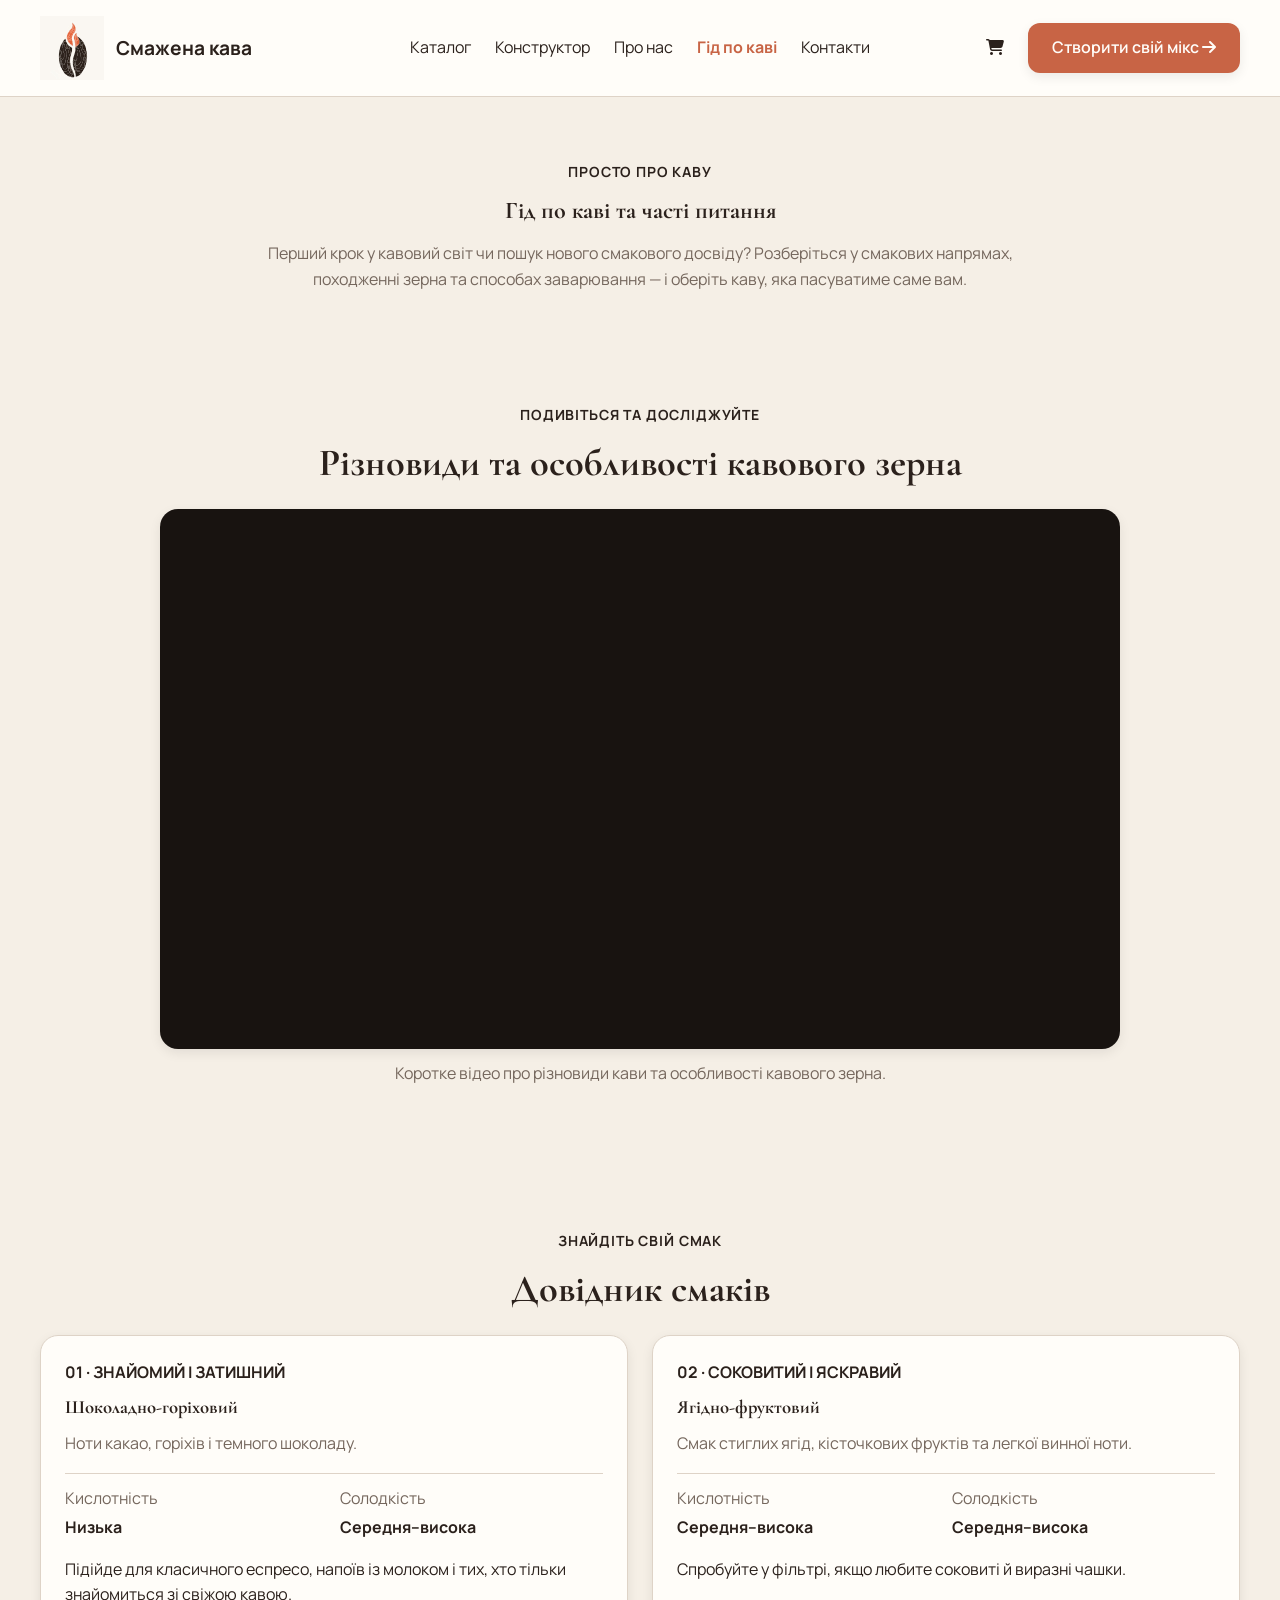
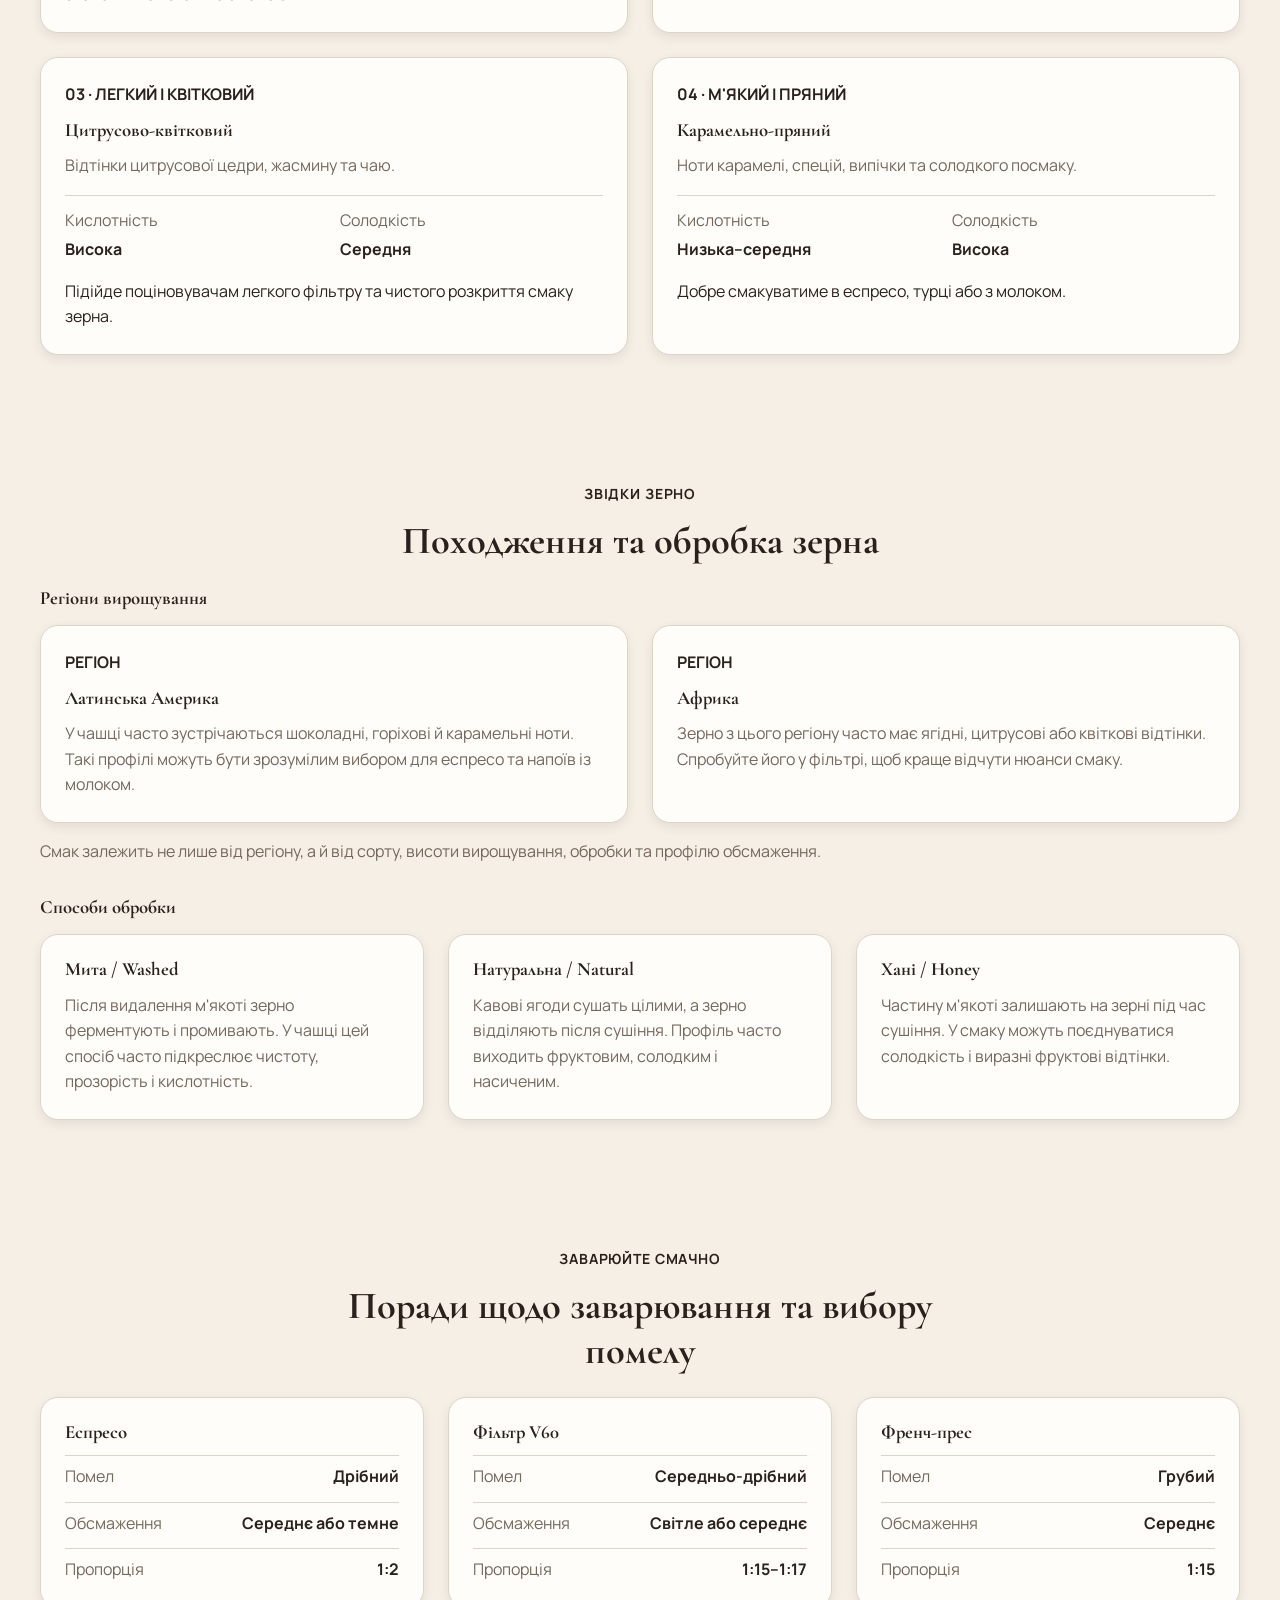
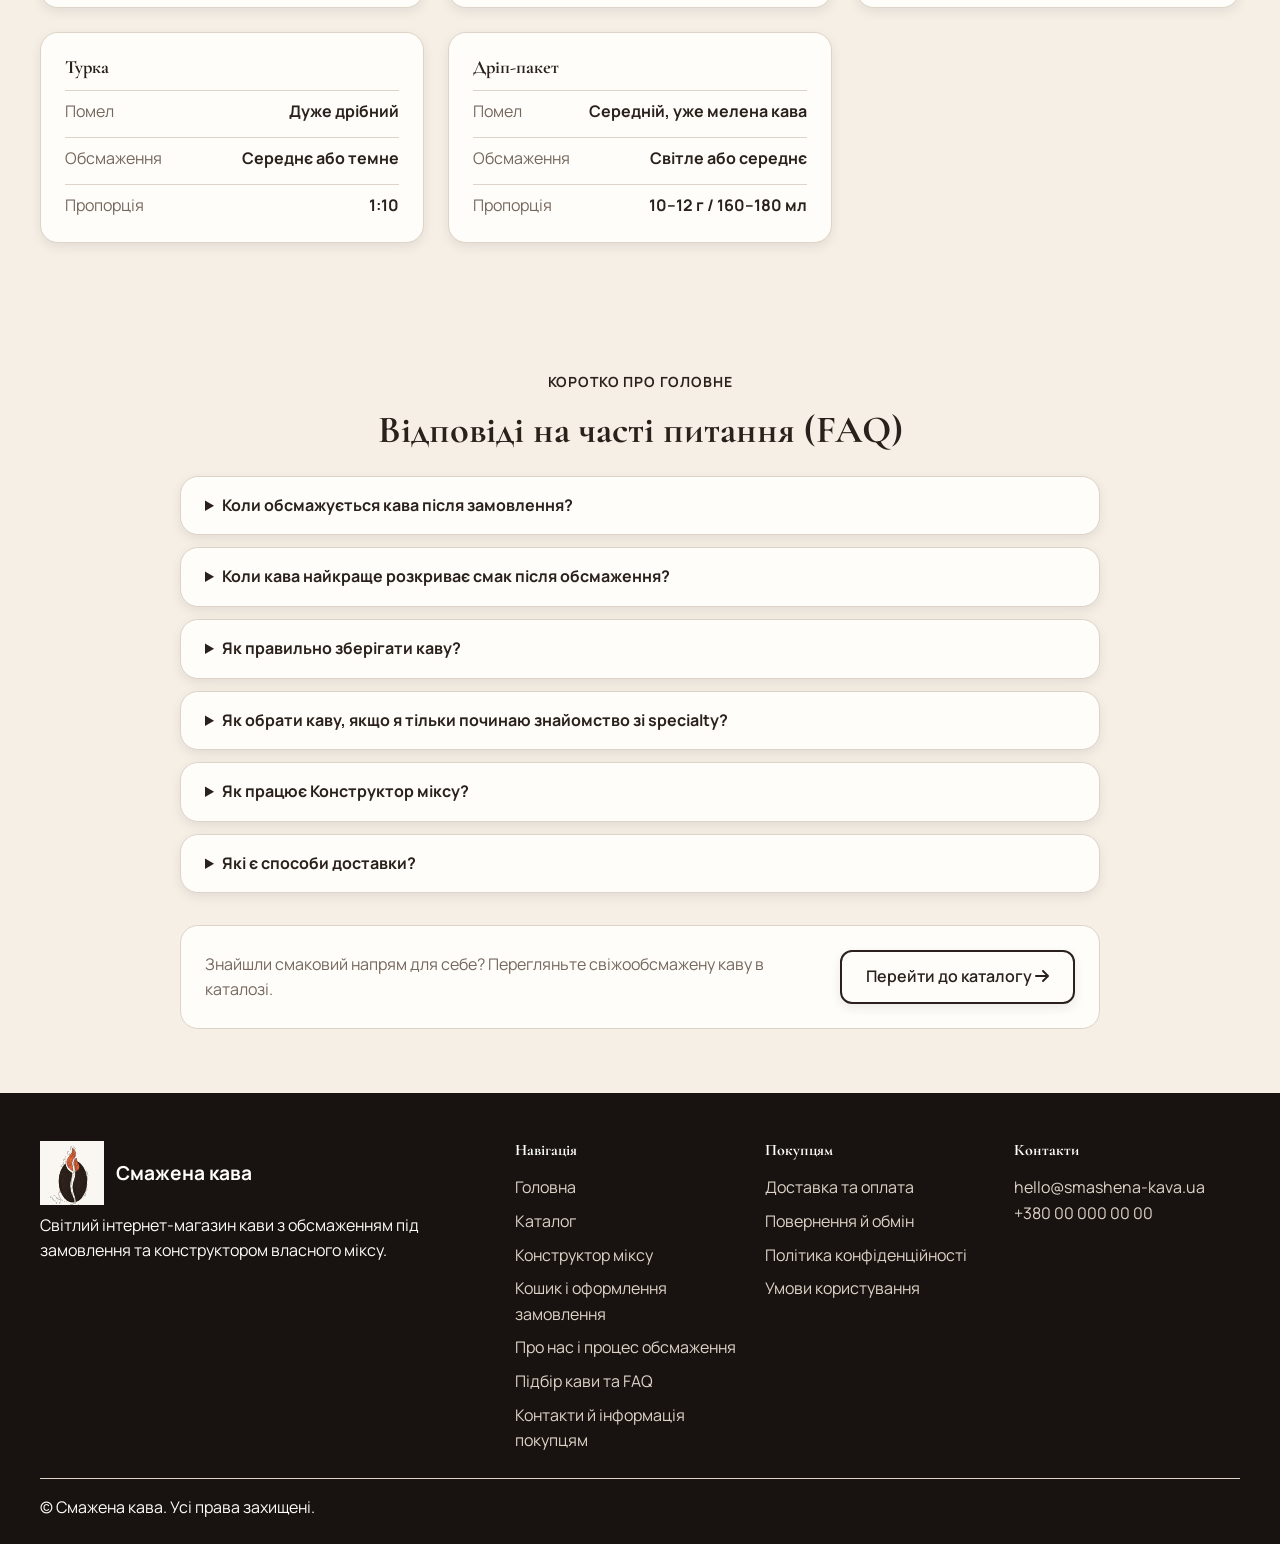
<file: guide.html>
<!DOCTYPE html>
<html lang="uk">
  <head>
    <meta charset="UTF-8">
    <meta name="viewport" content="width=device-width, initial-scale=1.0">
    <meta name="description" content="Гід зі смаків, походження зерна, способів заварювання та відповідями на часті питання про каву.">
    <title>Гід по каві та часті питання — Смажена кава</title>
    <link rel="preconnect" href="https://fonts.googleapis.com">
    <link rel="preconnect" href="https://fonts.gstatic.com" crossorigin>
    <link href="https://fonts.googleapis.com/css2?family=Cormorant+Garamond:ital,wght@0,600;0,700;1,600&family=Manrope:wght@400;500;600;700&display=swap" rel="stylesheet">
    <link rel="stylesheet" href="https://cdnjs.cloudflare.com/ajax/libs/font-awesome/6.6.0/css/all.min.css">
    <link rel="stylesheet" href="css/style.css">
    <script src="js/navigation.js" defer></script>
    <script src="js/store.js" defer></script>
  </head>
  <body>
    <div class="page guide-page">
      <header class="site-header">
        <div class="container header-content">
          <a href="index.html" class="logo">
            <img src="assets/icons/logo1.svg" alt="" width="64" height="64">
            <span class="logo-text">Смажена кава</span>
          </a>

          <nav id="main-navigation" class="header-navigation" aria-label="Головна навігація">
            <a href="catalog.html">Каталог</a>
            <a href="builder.html">Конструктор</a>
            <a href="about.html">Про нас</a>
            <a href="guide.html" class="is-active" aria-current="page">Гід по каві</a>
            <a href="contacts.html">Контакти</a>
          </nav>

          <div class="header-actions">
            <a class="cart-icon" href="cart.html" aria-label="Кошик">
              <i class="fas fa-shopping-cart" aria-hidden="true"></i>
            </a>
            <button class="menu-toggle" type="button" aria-label="Меню" aria-controls="main-navigation" aria-expanded="false">
              <i class="fas fa-bars" aria-hidden="true"></i>
            </button>
            <a class="button button-primary" href="builder.html">Створити свій мікс <i class="fas fa-arrow-right" aria-hidden="true"></i></a>
          </div>
        </div>
      </header>

      <main>
        <section class="content-section guide-intro" aria-labelledby="guide-title">
          <div class="container guide-intro-content">
            <p class="eyebrow">ПРОСТО ПРО КАВУ</p>
            <h1 id="guide-title">Гід по каві та часті питання</h1>
            <p>Перший крок у кавовий світ чи пошук нового смакового досвіду? Розберіться у смакових напрямах, походженні зерна та способах заварювання — і оберіть каву, яка пасуватиме саме вам.</p>
          </div>
        </section>

        <section class="content-section guide-video-section" aria-labelledby="coffee-video-title">
          <div class="container">
            <figure class="guide-video">
              <div class="section-heading guide-section-heading">
                <p class="eyebrow">ПОДИВІТЬСЯ ТА ДОСЛІДЖУЙТЕ</p>
                <h2 id="coffee-video-title">Різновиди та особливості кавового зерна</h2>
              </div>
              <div class="guide-video-player">
                <iframe width="560" height="315" src="https://www.youtube.com/embed/Hpea0hGFsTU?si=zOMMyAtLNIjJUJ4b" title="Відео про різновиди та особливості кавового зерна" loading="lazy" frameborder="0" allow="accelerometer; autoplay; clipboard-write; encrypted-media; gyroscope; picture-in-picture; web-share" referrerpolicy="strict-origin-when-cross-origin" allowfullscreen></iframe>
              </div>
              <figcaption>Коротке відео про різновиди кави та особливості кавового зерна.</figcaption>
            </figure>
          </div>
        </section>

        <section class="content-section guide-tastes-section" aria-labelledby="tastes-title">
          <div class="container">
            <div class="section-heading guide-section-heading">
              <p class="eyebrow">ЗНАЙДІТЬ СВІЙ СМАК</p>
              <h2 id="tastes-title">Довідник смаків</h2>
            </div>
            <div class="card-grid guide-taste-grid">
              <article class="card guide-card">
                <p class="guide-card-kicker">01 · ЗНАЙОМИЙ І ЗАТИШНИЙ</p>
                <h3>Шоколадно-горіховий</h3>
                <p>Ноти какао, горіхів і темного шоколаду.</p>
                <dl class="guide-taste-stats">
                  <div><dt>Кислотність</dt><dd>Низька</dd></div>
                  <div><dt>Солодкість</dt><dd>Середня–висока</dd></div>
                </dl>
                <p class="guide-recommendation">Підійде для класичного еспресо, напоїв із молоком і тих, хто тільки знайомиться зі свіжою кавою.</p>
              </article>
              <article class="card guide-card">
                <p class="guide-card-kicker">02 · СОКОВИТИЙ І ЯСКРАВИЙ</p>
                <h3>Ягідно-фруктовий</h3>
                <p>Смак стиглих ягід, кісточкових фруктів та легкої винної ноти.</p>
                <dl class="guide-taste-stats">
                  <div><dt>Кислотність</dt><dd>Середня–висока</dd></div>
                  <div><dt>Солодкість</dt><dd>Середня–висока</dd></div>
                </dl>
                <p class="guide-recommendation">Спробуйте у фільтрі, якщо любите соковиті й виразні чашки.</p>
              </article>
              <article class="card guide-card">
                <p class="guide-card-kicker">03 · ЛЕГКИЙ І КВІТКОВИЙ</p>
                <h3>Цитрусово-квітковий</h3>
                <p>Відтінки цитрусової цедри, жасмину та чаю.</p>
                <dl class="guide-taste-stats">
                  <div><dt>Кислотність</dt><dd>Висока</dd></div>
                  <div><dt>Солодкість</dt><dd>Середня</dd></div>
                </dl>
                <p class="guide-recommendation">Підійде поціновувачам легкого фільтру та чистого розкриття смаку зерна.</p>
              </article>
              <article class="card guide-card">
                <p class="guide-card-kicker">04 · М'ЯКИЙ І ПРЯНИЙ</p>
                <h3>Карамельно-пряний</h3>
                <p>Ноти карамелі, спецій, випічки та солодкого посмаку.</p>
                <dl class="guide-taste-stats">
                  <div><dt>Кислотність</dt><dd>Низька–середня</dd></div>
                  <div><dt>Солодкість</dt><dd>Висока</dd></div>
                </dl>
                <p class="guide-recommendation">Добре смакуватиме в еспресо, турці або з молоком.</p>
              </article>
            </div>
          </div>
        </section>

        <section class="content-section guide-origins-section" aria-labelledby="origins-title">
          <div class="container">
            <div class="section-heading guide-section-heading">
              <p class="eyebrow">ЗВІДКИ ЗЕРНО</p>
              <h2 id="origins-title">Походження та обробка зерна</h2>
            </div>

            <div class="guide-subsection">
              <h3>Регіони вирощування</h3>
              <div class="guide-origin-grid">
                <article class="card guide-card">
                  <p class="guide-card-kicker">РЕГІОН</p>
                  <h3>Латинська Америка</h3>
                  <p>У чашці часто зустрічаються шоколадні, горіхові й карамельні ноти. Такі профілі можуть бути зрозумілим вибором для еспресо та напоїв із молоком.</p>
                </article>
                <article class="card guide-card">
                  <p class="guide-card-kicker">РЕГІОН</p>
                  <h3>Африка</h3>
                  <p>Зерно з цього регіону часто має ягідні, цитрусові або квіткові відтінки. Спробуйте його у фільтрі, щоб краще відчути нюанси смаку.</p>
                </article>
              </div>
              <p class="guide-note">Смак залежить не лише від регіону, а й від сорту, висоти вирощування, обробки та профілю обсмаження.</p>
            </div>

            <div class="guide-subsection processing-subsection">
              <h3>Способи обробки</h3>
              <div class="guide-processing-grid">
                <article class="card guide-card">
                  <h3>Мита / Washed</h3>
                  <p>Після видалення м'якоті зерно ферментують і промивають. У чашці цей спосіб часто підкреслює чистоту, прозорість і кислотність.</p>
                </article>
                <article class="card guide-card">
                  <h3>Натуральна / Natural</h3>
                  <p>Кавові ягоди сушать цілими, а зерно відділяють після сушіння. Профіль часто виходить фруктовим, солодким і насиченим.</p>
                </article>
                <article class="card guide-card">
                  <h3>Хані / Honey</h3>
                  <p>Частину м'якоті залишають на зерні під час сушіння. У смаку можуть поєднуватися солодкість і виразні фруктові відтінки.</p>
                </article>
              </div>
            </div>
          </div>
        </section>

        <section class="content-section guide-brewing-section" aria-labelledby="brewing-guide-title">
          <div class="container">
            <div class="section-heading guide-section-heading">
              <p class="eyebrow">ЗАВАРЮЙТЕ СМАЧНО</p>
              <h2 id="brewing-guide-title">Поради щодо заварювання та вибору помелу</h2>
            </div>
            <div class="guide-brew-grid">
              <article class="card guide-card guide-brew-card">
                <h3>Еспресо</h3>
                <dl>
                  <div><dt>Помел</dt><dd>Дрібний</dd></div>
                  <div><dt>Обсмаження</dt><dd>Середнє або темне</dd></div>
                  <div><dt>Пропорція</dt><dd>1:2</dd></div>
                </dl>
              </article>
              <article class="card guide-card guide-brew-card">
                <h3>Фільтр V60</h3>
                <dl>
                  <div><dt>Помел</dt><dd>Середньо-дрібний</dd></div>
                  <div><dt>Обсмаження</dt><dd>Світле або середнє</dd></div>
                  <div><dt>Пропорція</dt><dd>1:15–1:17</dd></div>
                </dl>
              </article>
              <article class="card guide-card guide-brew-card">
                <h3>Френч-прес</h3>
                <dl>
                  <div><dt>Помел</dt><dd>Грубий</dd></div>
                  <div><dt>Обсмаження</dt><dd>Середнє</dd></div>
                  <div><dt>Пропорція</dt><dd>1:15</dd></div>
                </dl>
              </article>
              <article class="card guide-card guide-brew-card">
                <h3>Турка</h3>
                <dl>
                  <div><dt>Помел</dt><dd>Дуже дрібний</dd></div>
                  <div><dt>Обсмаження</dt><dd>Середнє або темне</dd></div>
                  <div><dt>Пропорція</dt><dd>1:10</dd></div>
                </dl>
              </article>
              <article class="card guide-card guide-brew-card">
                <h3>Дріп-пакет</h3>
                <dl>
                  <div><dt>Помел</dt><dd>Середній, уже мелена кава</dd></div>
                  <div><dt>Обсмаження</dt><dd>Світле або середнє</dd></div>
                  <div><dt>Пропорція</dt><dd>10–12 г / 160–180 мл</dd></div>
                </dl>
              </article>
            </div>
          </div>
        </section>

        <section class="content-section guide-faq-section" aria-labelledby="faq-title">
          <div class="container guide-faq-container">
            <div class="section-heading guide-section-heading">
              <p class="eyebrow">КОРОТКО ПРО ГОЛОВНЕ</p>
              <h2 id="faq-title">Відповіді на часті питання (FAQ)</h2>
            </div>
            <div class="guide-faq-list">
              <details class="guide-faq-item">
                <summary>Коли обсмажується кава після замовлення?</summary>
                <p>Працюємо за моделлю Roast-to-Order: обсмажуємо каву після отримання замовлення та відправляємо її свіжою.</p>
              </details>
              <details class="guide-faq-item">
                <summary>Коли кава найкраще розкриває смак після обсмаження?</summary>
                <p>Після обсмаження зерну потрібен час на дегазацію. Для еспресо часто радять дати каві кілька днів відпочити; точний момент залежить від зерна й способу заварювання.</p>
              </details>
              <details class="guide-faq-item">
                <summary>Як правильно зберігати каву?</summary>
                <p>Тримайте каву в щільно закритому пакеті з клапаном, у сухому прохолодному місці, подалі від сонця, тепла та сильних запахів.</p>
              </details>
              <details class="guide-faq-item">
                <summary>Як обрати каву, якщо я тільки починаю знайомство зі specialty?</summary>
                <p>Спробуйте шоколадно-горіховий або карамельний профіль для м'якого старту. Для яскравішої чашки оберіть ягідний чи цитрусово-квітковий напрям.</p>
              </details>
              <details class="guide-faq-item">
                <summary>Як працює Конструктор міксу?</summary>
                <p>Оберіть два сорти, задайте їхні пропорції так, щоб разом вони становили 100%, а потім налаштуйте обсмаження, помел і пакування. <a href="builder.html">Спробувати Конструктор</a>.</p>
              </details>
              <details class="guide-faq-item">
                <summary>Які є способи доставки?</summary>
                <p>Можна обрати доставку Новою поштою у відділення або поштомат, кур'єра чи самовивіз із ростерії у Львові. Замовлення відправляємо в день обсмаження.</p>
              </details>
            </div>
            <div class="guide-catalog-cta">
              <p>Знайшли смаковий напрям для себе? Перегляньте свіжообсмажену каву в каталозі.</p>
              <a class="button guide-catalog-link" href="catalog.html">Перейти до каталогу <i class="fas fa-arrow-right" aria-hidden="true"></i></a>
            </div>
          </div>
        </section>
      </main>

      <footer class="site-footer">
        <div class="container footer-content">
          <div class="footer-about">
            <a href="index.html" class="logo">
              <img src="assets/icons/logo1.svg" alt="" width="64" height="64">
              <span class="logo-text">Смажена кава</span>
            </a>
            <p>Світлий інтернет-магазин кави з обсмаженням під замовлення та конструктором власного міксу.</p>
          </div>

          <nav class="footer-column" aria-label="Навігація в підвалі">
            <h2>Навігація</h2>
            <a href="index.html">Головна</a>
            <a href="catalog.html">Каталог</a>
            <a href="builder.html">Конструктор міксу</a>
            <a href="cart.html">Кошик і оформлення замовлення</a>
            <a href="about.html">Про нас і процес обсмаження</a>
            <a href="guide.html">Підбір кави та FAQ</a>
            <a href="contacts.html">Контакти й інформація покупцям</a>
          </nav>

          <nav class="footer-column" aria-label="Корисна інформація">
            <h2>Покупцям</h2>
            <a href="contacts.html">Доставка та оплата</a>
            <a href="contacts.html">Повернення й обмін</a>
            <a href="contacts.html">Політика конфіденційності</a>
            <a href="contacts.html">Умови користування</a>
          </nav>

          <div class="footer-column" id="contacts">
            <h2>Контакти</h2>
            <address>
              <a href="mailto:hello@smashena-kava.ua">hello@smashena-kava.ua</a>
              <a href="tel:+380000000000">+380 00 000 00 00</a>
            </address>
          </div>

          <div class="footer-bottom">
            <p>© Смажена кава. Усі права захищені.</p>
          </div>
        </div>
      </footer>
    </div>
  </body>
</html>
</file>
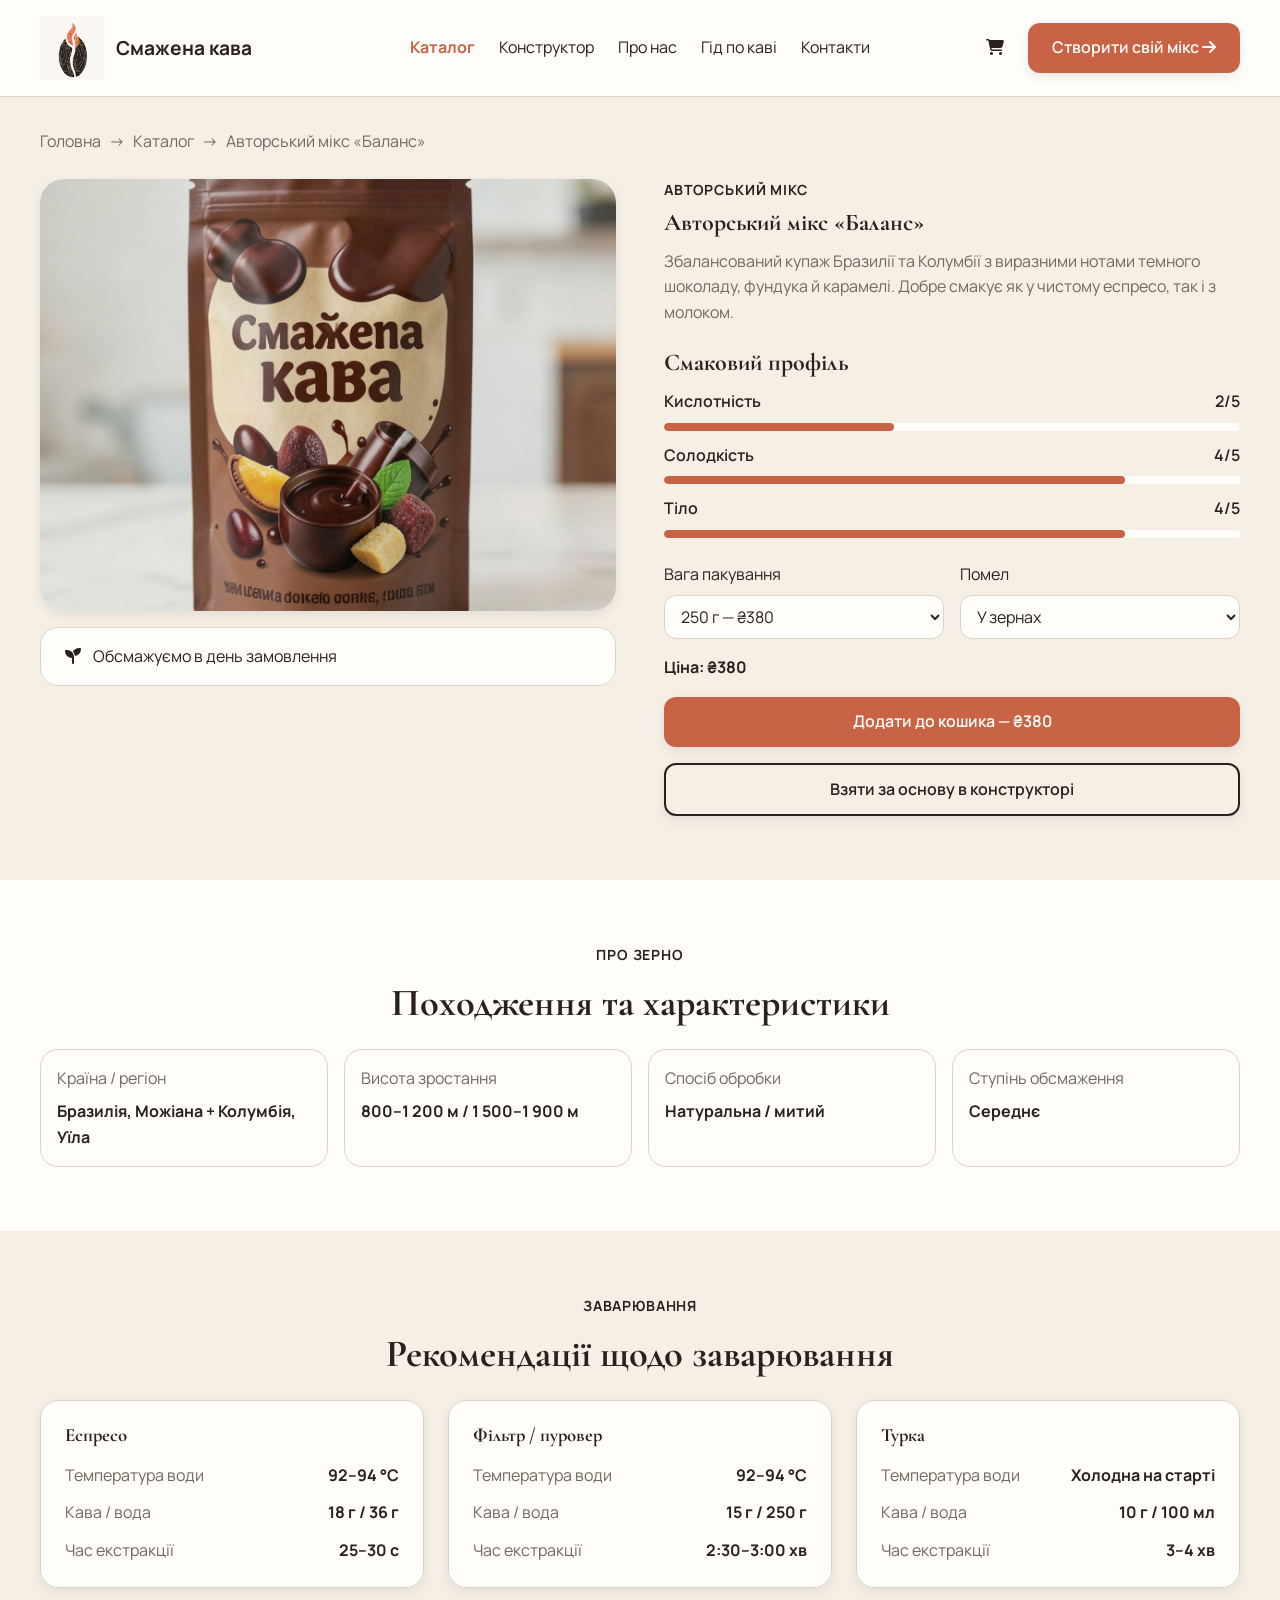
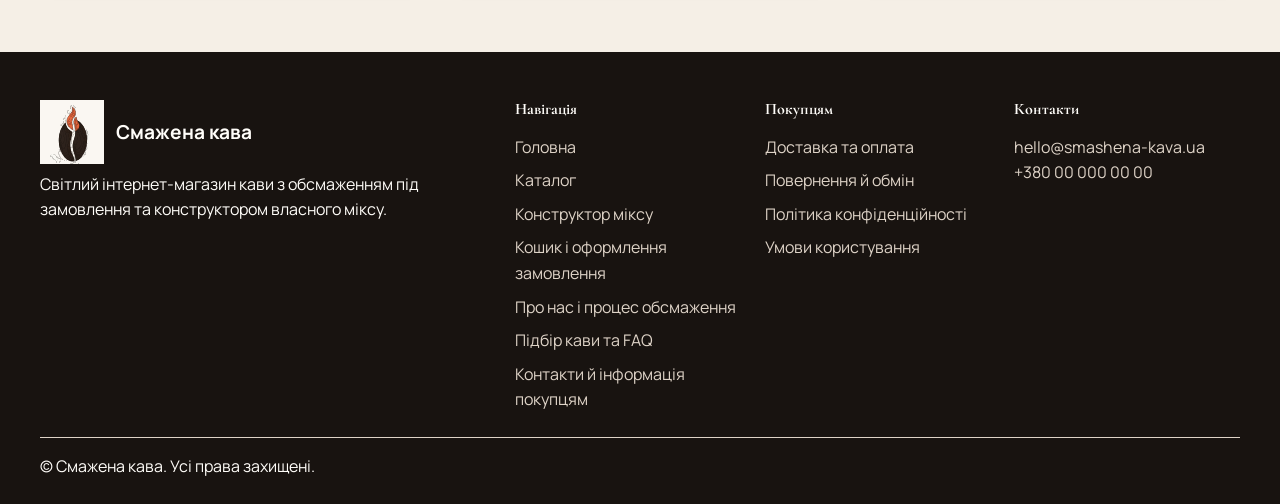
<file: product.html>
<!DOCTYPE html>
<html lang="uk">
  <head>
    <meta charset="UTF-8">
    <meta name="viewport" content="width=device-width, initial-scale=1.0">
    <meta name="description" content="Авторський кавовий мікс «Баланс» — шоколад, фундук і карамель. Свіже обсмаження в день замовлення.">
    <title>Авторський мікс «Баланс» — Смажена кава</title>
    <link rel="preconnect" href="https://fonts.googleapis.com">
    <link rel="preconnect" href="https://fonts.gstatic.com" crossorigin>
    <link href="https://fonts.googleapis.com/css2?family=Cormorant+Garamond:ital,wght@0,600;0,700;1,600&family=Manrope:wght@400;500;600;700&display=swap" rel="stylesheet">
    <link rel="stylesheet" href="https://cdnjs.cloudflare.com/ajax/libs/font-awesome/6.6.0/css/all.min.css">
    <link rel="stylesheet" href="css/style.css">
    <script src="js/navigation.js" defer></script>
    <script src="js/store.js" defer></script>
  </head>
  <body>
    <div class="page product-page">
      <header class="site-header">
        <div class="container header-content">
          <a href="index.html" class="logo">
            <img src="assets/icons/logo1.svg" alt="" width="64" height="64">
            <span class="logo-text">Смажена кава</span>
          </a>

          <nav id="main-navigation" class="header-navigation" aria-label="Головна навігація">
            <a href="catalog.html" class="is-active">Каталог</a>
            <a href="builder.html">Конструктор</a>
            <a href="about.html">Про нас</a>
            <a href="guide.html">Гід по каві</a>
            <a href="contacts.html">Контакти</a>
          </nav>

          <div class="header-actions">
            <a class="cart-icon" href="cart.html" aria-label="Кошик">
              <i class="fas fa-shopping-cart" aria-hidden="true"></i>
            </a>
            <button class="menu-toggle" type="button" aria-label="Меню" aria-controls="main-navigation" aria-expanded="false">
              <i class="fas fa-bars" aria-hidden="true"></i>
            </button>
            <a class="button button-primary" href="builder.html">Створити свій мікс <i class="fas fa-arrow-right" aria-hidden="true"></i></a>
          </div>
        </div>
      </header>

      <main>
        <section class="content-section product-section" aria-labelledby="product-title">
          <div class="container">
            <nav class="breadcrumbs product-breadcrumbs" aria-label="Хлібні крихти">
              <a href="index.html">Головна</a>
              <span aria-hidden="true">→</span>
              <a href="catalog.html">Каталог</a>
              <span aria-hidden="true">→</span>
              <span aria-current="page">Авторський мікс «Баланс»</span>
            </nav>

            <div class="product-main">
              <div class="product-gallery">
                <figure class="product-hero-image">
                  <img src="assets/images/image_2026-11-05_8629.jpg" alt="Пакет авторського кавового міксу «Баланс» з ілюстраціями шоколаду та фруктів.">
                </figure>
                <p class="freshness-note">
                  <i class="fas fa-seedling" aria-hidden="true"></i>
                  Обсмажуємо в день замовлення
                </p>
              </div>

              <div class="product-summary">
                <p class="eyebrow product-category">Авторський мікс</p>
                <h1 id="product-title">Авторський мікс «Баланс»</h1>
                <p class="product-intro">Збалансований купаж Бразилії та Колумбії з виразними нотами темного шоколаду, фундука й карамелі. Добре смакує як у чистому еспресо, так і з молоком.</p>

                <section class="flavor-profile" aria-labelledby="flavor-profile-title">
                  <h2 id="flavor-profile-title">Смаковий профіль</h2>
                  <div class="flavor-metric">
                    <div class="flavor-label"><span>Кислотність</span><span>2/5</span></div>
                    <div class="flavor-scale" role="meter" aria-label="Кислотність" aria-valuemin="0" aria-valuemax="5" aria-valuenow="2">
                      <span class="flavor-scale-fill flavor-scale-two"></span>
                    </div>
                  </div>
                  <div class="flavor-metric">
                    <div class="flavor-label"><span>Солодкість</span><span>4/5</span></div>
                    <div class="flavor-scale" role="meter" aria-label="Солодкість" aria-valuemin="0" aria-valuemax="5" aria-valuenow="4">
                      <span class="flavor-scale-fill flavor-scale-four"></span>
                    </div>
                  </div>
                  <div class="flavor-metric">
                    <div class="flavor-label"><span>Тіло</span><span>4/5</span></div>
                    <div class="flavor-scale" role="meter" aria-label="Тіло" aria-valuemin="0" aria-valuemax="5" aria-valuenow="4">
                      <span class="flavor-scale-fill flavor-scale-four"></span>
                    </div>
                  </div>
                </section>

                <form class="product-buy-form" action="cart.html" method="get">
                  <input type="hidden" name="product" value="balance">
                  <input id="package-price" type="hidden" name="price" value="380">
                  <div class="product-selects">
                    <div class="form-field">
                      <label for="package-weight">Вага пакування</label>
                      <select id="package-weight" name="weight">
                        <option value="250" data-price="380" selected>250 г — ₴380</option>
                        <option value="500" data-price="720">500 г — ₴720</option>
                        <option value="1000" data-price="1380">1000 г — ₴1 380</option>
                      </select>
                    </div>
                    <div class="form-field">
                      <label for="coffee-grind">Помел</label>
                      <select id="coffee-grind" name="grind">
                        <option value="beans">У зернах</option>
                        <option value="espresso">Еспресо</option>
                        <option value="filter">Фільтр</option>
                        <option value="drip">Дріп</option>
                        <option value="cezve">Турка</option>
                      </select>
                    </div>
                  </div>
                  <p class="selected-price">Ціна: <output id="product-price" for="package-weight" aria-live="polite">₴380</output></p>
                  <button class="button button-primary product-buy-button" type="submit">
                    Додати до кошика — <span id="purchase-button-price">₴380</span>
                  </button>
                  <a class="button button-secondary product-builder-link" href="builder.html">Взяти за основу в конструкторі</a>
                </form>
              </div>
            </div>
          </div>
        </section>

        <section class="content-section product-details-section" aria-labelledby="origin-title">
          <div class="container product-details-container">
            <div class="section-heading product-section-heading">
              <p class="eyebrow">ПРО ЗЕРНО</p>
              <h2 id="origin-title">Походження та характеристики</h2>
            </div>
            <dl class="origin-details">
              <div class="origin-detail">
                <dt>Країна / регіон</dt>
                <dd>Бразилія, Можіана + Колумбія, Уїла</dd>
              </div>
              <div class="origin-detail">
                <dt>Висота зростання</dt>
                <dd>800–1 200 м / 1 500–1 900 м</dd>
              </div>
              <div class="origin-detail">
                <dt>Спосіб обробки</dt>
                <dd>Натуральна / митий</dd>
              </div>
              <div class="origin-detail">
                <dt>Ступінь обсмаження</dt>
                <dd>Середнє</dd>
              </div>
            </dl>
          </div>
        </section>

        <section class="content-section brewing-section" aria-labelledby="brewing-title">
          <div class="container">
            <div class="section-heading product-section-heading">
              <p class="eyebrow">ЗАВАРЮВАННЯ</p>
              <h2 id="brewing-title">Рекомендації щодо заварювання</h2>
            </div>
            <div class="brewing-grid">
              <article class="card brewing-card">
                <h3>Еспресо</h3>
                <dl>
                  <div><dt>Температура води</dt><dd>92–94 °C</dd></div>
                  <div><dt>Кава / вода</dt><dd>18 г / 36 г</dd></div>
                  <div><dt>Час екстракції</dt><dd>25–30 с</dd></div>
                </dl>
              </article>
              <article class="card brewing-card">
                <h3>Фільтр / пуровер</h3>
                <dl>
                  <div><dt>Температура води</dt><dd>92–94 °C</dd></div>
                  <div><dt>Кава / вода</dt><dd>15 г / 250 г</dd></div>
                  <div><dt>Час екстракції</dt><dd>2:30–3:00 хв</dd></div>
                </dl>
              </article>
              <article class="card brewing-card">
                <h3>Турка</h3>
                <dl>
                  <div><dt>Температура води</dt><dd>Холодна на старті</dd></div>
                  <div><dt>Кава / вода</dt><dd>10 г / 100 мл</dd></div>
                  <div><dt>Час екстракції</dt><dd>3–4 хв</dd></div>
                </dl>
              </article>
            </div>
          </div>
        </section>
      </main>

      <footer class="site-footer">
        <div class="container footer-content">
          <div class="footer-about">
            <a href="index.html" class="logo">
              <img src="assets/icons/logo1.svg" alt="" width="64" height="64">
              <span class="logo-text">Смажена кава</span>
            </a>
            <p>Світлий інтернет-магазин кави з обсмаженням під замовлення та конструктором власного міксу.</p>
          </div>

          <nav class="footer-column" aria-label="Навігація в підвалі">
            <h2>Навігація</h2>
            <a href="index.html">Головна</a>
            <a href="catalog.html">Каталог</a>
            <a href="builder.html">Конструктор міксу</a>
            <a href="cart.html">Кошик і оформлення замовлення</a>
            <a href="about.html">Про нас і процес обсмаження</a>
            <a href="guide.html">Підбір кави та FAQ</a>
            <a href="contacts.html">Контакти й інформація покупцям</a>
          </nav>

          <nav class="footer-column" aria-label="Корисна інформація">
            <h2>Покупцям</h2>
            <a href="contacts.html">Доставка та оплата</a>
            <a href="contacts.html">Повернення й обмін</a>
            <a href="contacts.html">Політика конфіденційності</a>
            <a href="contacts.html">Умови користування</a>
          </nav>

          <div class="footer-column" id="contacts">
            <h2>Контакти</h2>
            <address>
              <a href="mailto:hello@smashena-kava.ua">hello@smashena-kava.ua</a>
              <a href="tel:+380000000000">+380 00 000 00 00</a>
            </address>
          </div>

          <div class="footer-bottom">
            <p>© Смажена кава. Усі права захищені.</p>
          </div>
        </div>
      </footer>
    </div>
  </body>
</html>
</file>
<file: css/style.css>
:root {
  color-scheme: light;
  /* Colors */
  --color-primary: #2b211c;
  --color-accent: #c86445;
  --color-background: #f5efe6;
  --color-surface: #fffdf9;
  --color-deep-espresso: #181310;
  --color-on-dark: var(--color-surface);
  --color-border: #ded3c7;
  --color-text-muted: #75675d;
  --color-success: #667052;
  --color-error: #9b352c;
  --color-hero-overlay-strong: rgba(24, 19, 16, 0.85);
  --color-hero-overlay-soft: rgba(24, 19, 16, 0.3);
  --color-hero-overlay-mobile: rgba(24, 19, 16, 0.75);
  --color-hero-overlay-mobile-soft: rgba(24, 19, 16, 0.5);

  /* Typography */
  --font-primary: "Manrope", sans-serif;
  --font-heading: "Cormorant Garamond", serif;

  /* Spacing */
  --space-1: 4px;
  --space-2: 8px;
  --space-3: 12px;
  --space-4: 16px;
  --space-5: 24px;
  --space-6: 32px;
  --space-7: 48px;
  --space-8: 64px;

  /* Border radius */
  --radius-small: 12px;
  --radius-medium: 18px;
  --radius-large: 24px;
  --radius-button: var(--radius-small);
  --radius-card: var(--radius-medium);
  --radius-hero: var(--radius-large);

  /* Shadows */
  --shadow-card: 0 4px 12px rgba(0, 0, 0, 0.08);
  --shadow-hover: 0 12px 32px rgba(0, 0, 0, 0.1);
  --shadow-hero: 0 8px 24px rgba(0, 0, 0, 0.08);

  /* Container */
  --container-max-width: 1200px;
  --video-max-width: 960px;
  --video-radius: var(--radius-medium);
  --map-height: 260px;
  --map-height-mobile: 200px;
  --map-radius: var(--radius-medium);

  /* Transitions */
  --transition-default: all 0.3s ease;
}

*,
*::before,
*::after {
  box-sizing: border-box;
}

html {
  scroll-behavior: smooth;
}

body {
  min-width: 320px;
  margin: 0;
  font-family: var(--font-primary);
  color: var(--color-primary);
  background-color: var(--color-background);
  line-height: 1.6;
}

h1,
h2,
h3,
p,
figure {
  margin-top: 0;
}

h1,
h2,
h3 {
  font-family: var(--font-heading);
  line-height: 1.15;
}

a {
  color: inherit;
  transition: var(--transition-default);
}

button,
input,
select {
  font: inherit;
}

button {
  color: inherit;
}

.container {
  width: calc(100% - var(--space-6));
  max-width: var(--container-max-width);
  margin: 0 auto;
}

.site-header {
  padding: var(--space-4) 0;
  border-bottom: 1px solid var(--color-border);
  background-color: var(--color-surface);
}

.header-content,
.header-actions,
.header-navigation,
.subscription-controls {
  display: flex;
  align-items: center;
  gap: var(--space-5);
}

.header-content {
  min-height: var(--space-8);
  justify-content: space-between;
}

.header-content > .logo,
.header-content > .header-navigation,
.header-content > .header-actions {
  flex: 1 1 0;
}

.header-navigation {
  justify-content: center;
}

.header-actions {
  justify-content: flex-end;
}

.cart-icon {
  position: relative;
}

.cart-count {
  position: absolute;
  top: -6px;
  right: -8px;
  min-width: 20px;
  padding: 1px 5px;
  border-radius: 999px;
  color: var(--color-surface);
  background-color: var(--color-accent);
  font-size: 0.75rem;
  line-height: 1.5;
  text-align: center;
}

.site-toast {
  position: fixed;
  right: var(--space-4);
  bottom: var(--space-4);
  z-index: 20;
  max-width: min(24rem, calc(100vw - 2rem));
  padding: var(--space-3) var(--space-4);
  border-radius: var(--radius-small);
  color: var(--color-surface);
  background-color: var(--color-primary);
  box-shadow: var(--shadow-hover);
}

.site-toast[hidden] {
  display: none;
}

.product-card[hidden] {
  display: none !important;
}

.menu-toggle {
  display: none;
  box-shadow: none;
}

.logo {
  display: inline-flex;
  align-items: center;
  gap: var(--space-3);
  font-size: 1.2rem;
  font-weight: 700;
  text-decoration: none;
}

.logo.is-active,
.cart-icon.is-active {
  color: var(--color-accent);
}

.header-navigation a,
.footer-column a {
  text-decoration: none;
  transition: var(--transition-default);
}

.header-navigation a {
  color: var(--color-primary);
  white-space: nowrap;
}

.header-navigation a:hover,
.header-navigation a:focus-visible {
  color: var(--color-accent);
}

.header-navigation a.is-active,
.footer-column a.is-active {
  color: var(--color-accent);
}

.footer-column a {
  color: var(--color-border);
}

.footer-column a:hover,
.footer-column a:focus-visible {
  color: var(--color-surface);
}

.button,
button {
  display: inline-block;
  min-height: 44px;
  padding: var(--space-3) var(--space-5);
  border: 1px solid transparent;
  border-radius: var(--radius-button);
  font-weight: 600;
  text-align: center;
  text-decoration: none;
  cursor: pointer;
  transition: var(--transition-default);
  box-shadow: var(--shadow-card);
}

.button-primary,
button.button-primary,
#catalog-slider button[data-add-product] {
  border: none;
  color: var(--color-on-dark);
  background: var(--color-accent);
}

.button-secondary,
button.button-secondary {
  border: 2px solid var(--color-primary);
  color: var(--color-primary);
  background: transparent;
}

.button:hover,
button:not(.menu-toggle):hover {
  transform: translateY(-2px);
}

.button-primary:hover,
button.button-primary:hover,
#catalog-slider button[data-add-product]:hover {
  background-color: #b65338;
  box-shadow: var(--shadow-hover);
}

.button-primary:active,
button.button-primary:active,
#catalog-slider button[data-add-product]:active {
  background-color: #a64a32;
}

.button-primary:focus-visible,
button.button-primary:focus-visible,
#catalog-slider button[data-add-product]:focus-visible {
  outline: 3px solid var(--color-accent);
  outline-offset: var(--space-1);
}

.button-secondary:hover,
button.button-secondary:hover {
  border-color: var(--color-accent);
  color: var(--color-accent);
  background-color: var(--color-background);
}

.hero {
  position: relative;
  display: flex;
  min-height: 480px;
  align-items: center;
  overflow: hidden;
  border-radius: var(--radius-hero);
  box-shadow: var(--shadow-hero);
  background-color: var(--color-background);
}

.hero-content {
  position: relative;
  z-index: 3;
  display: flex;
  width: 100%;
  max-width: none;
  min-height: inherit;
  align-items: center;
  padding: 0;
}

.hero-copy {
  position: relative;
  z-index: 3;
  width: min(100%, 560px);
  margin-left: max(var(--space-6), calc((100% - var(--container-max-width)) / 2));
  padding: var(--space-7);
  color: var(--color-on-dark);
}

.hero-copy h1 {
  margin-bottom: var(--space-4);
  color: var(--color-on-dark);
  font-size: clamp(44px, 5vw, 52px);
}

.hero-copy .eyebrow {
  color: var(--color-on-dark);
}

.hero-copy > p:not(.eyebrow) {
  color: var(--color-on-dark);
}

.hero-media {
  position: absolute;
  z-index: 1;
  inset: 0;
  width: 100%;
  height: 100%;
  min-height: 0;
  padding: 0;
  border: 0;
  border-radius: 0;
  background: none;
}

.hero-media::after {
  position: absolute;
  z-index: 2;
  inset: 0;
  background: linear-gradient(
    90deg,
    var(--color-hero-overlay-strong) 0%,
    var(--color-hero-overlay-soft) 100%
  );
  content: "";
}

.hero-media img {
  position: absolute;
  z-index: 1;
  inset: 0;
  width: 100%;
  height: 100%;
  max-width: none;
  max-height: none;
  border-radius: 0;
  object-fit: cover;
  box-shadow: none;
}

.hero-copy .button-secondary {
  border: 1.5px solid var(--color-on-dark);
  color: var(--color-on-dark);
  background: transparent;
}

.hero-copy .button-secondary:hover {
  color: var(--color-primary);
  background: var(--color-on-dark);
}

.builder-layout,
.subscription-content {
  display: grid;
  grid-template-columns: repeat(2, minmax(0, 1fr));
  align-items: center;
  gap: var(--space-6);
}

.eyebrow {
  color: var(--color-accent);
  font-size: 0.875rem;
  font-weight: 700;
  letter-spacing: 0.06em;
  text-transform: uppercase;
}

.product-image {
  display: grid;
  min-height: 240px;
  margin: 0;
  place-items: center;
  padding: var(--space-5);
  border: 1px solid var(--color-border);
  border-radius: var(--radius-medium);
  color: var(--color-text-muted);
  background-color: var(--color-surface);
  text-align: center;
  overflow: hidden;
}

.content-section {
  padding: var(--space-8) 0;
}

.section-muted {
  background-color: var(--color-background);
}

.section-heading {
  max-width: 680px;
  margin: 0 auto var(--space-6);
  text-align: center;
}

.section-heading h2 {
  margin-bottom: var(--space-5);
  color: var(--color-primary);
  font-size: clamp(1.7rem, 3vw, 2.4rem);
}

.card-grid {
  display: grid;
  grid-template-columns: repeat(3, minmax(0, 1fr));
  gap: var(--space-5);
}

.card-grid.benefits-grid,
.card-grid.products-grid {
  grid-template-columns: repeat(auto-fit, minmax(280px, 1fr));
}

.card,
.builder-preview {
  padding: var(--space-5);
  border: 1px solid var(--color-border);
  border-radius: var(--radius-card);
  background-color: var(--color-surface);
  box-shadow: var(--shadow-card);
  transition: var(--transition-default);
}

#catalog-slider [data-product-id] {
  box-shadow: var(--shadow-card);
}

#catalog-slider [data-product-id]:hover {
  box-shadow: var(--shadow-hover);
}

#catalog-slider button[data-add-product] {
  transition: var(--transition-default);
}

.card:hover,
.builder-preview:hover {
  box-shadow: var(--shadow-hover);
  transform: translateY(-4px);
}

.card h3,
.builder-preview h3 {
  margin-bottom: var(--space-3);
}

.product-card {
  display: flex;
  flex-direction: column;
  align-items: flex-start;
}

.product-image {
  width: 100%;
  min-height: 180px;
  margin-bottom: var(--space-4);
}

.product-image img {
  display: block;
  width: 100%;
  height: 180px;
  object-fit: cover;
  border-radius: var(--radius-small);
}

.price {
  font-weight: 700;
}

.product-card .button {
  margin-top: auto;
}

.builder-form {
  display: grid;
  gap: var(--space-4);
}

.form-field {
  display: grid;
  gap: var(--space-2);
}

.form-field select,
.form-field input,
.subscription-controls input {
  width: 100%;
  min-height: 44px;
  padding: var(--space-2) var(--space-3);
  border: 1px solid var(--color-border);
  border-radius: var(--radius-small);
  background-color: var(--color-surface);
}

.form-field input[type="range"] {
  padding: 0;
}

.process-grid {
  grid-template-columns: repeat(4, minmax(0, 1fr));
}

.step-number {
  color: var(--color-accent);
  font-weight: 700;
}

.review-author {
  margin-bottom: 0;
  font-weight: 700;
}

.subscription-form label {
  display: block;
  margin-bottom: var(--space-2);
}

.subscription-controls input {
  flex: 1;
}

.site-footer {
  padding: var(--space-7) 0 var(--space-5);
  color: var(--color-on-dark);
  background-color: var(--color-deep-espresso);
}

.footer-content {
  display: grid;
  grid-template-columns: 2fr 1fr 1fr 1fr;
  gap: var(--space-5);
}

.footer-column {
  display: grid;
  align-content: start;
  gap: var(--space-2);
}

address {
  font-style: normal;
}

.footer-column h2 {
  margin-bottom: var(--space-2);
  font-size: 1rem;
}

.footer-bottom {
  grid-column: 1 / -1;
  padding-top: var(--space-4);
  border-top: 1px solid var(--color-border);
}

.footer-bottom p {
  margin: 0;
}

:focus-visible {
  outline: 3px solid var(--color-accent);
  outline-offset: var(--space-1);
}

@media (max-width: 800px) {
  .header-content {
    flex-wrap: wrap;
    padding-top: var(--space-3);
    padding-bottom: var(--space-3);
  }

  .header-content > .logo,
  .header-content > .header-actions {
    flex: 0 1 auto;
  }

  .header-navigation {
    order: 3;
    flex: 1 0 100%;
    width: 100%;
    flex-wrap: wrap;
  }

  .hero-copy {
    margin-left: var(--space-5);
    padding: var(--space-6);
  }

  .builder-layout,
  .subscription-content {
    grid-template-columns: 1fr;
  }

  .card-grid {
    grid-template-columns: repeat(2, minmax(0, 1fr));
  }

  .footer-content {
    grid-template-columns: repeat(2, minmax(0, 1fr));
  }
}

@media (max-width: 520px) {
  .container {
    width: calc(100% - var(--space-5));
  }

  .header-content,
  .header-actions {
    align-items: center;
    flex-direction: column;
  }

  .hero-copy {
    width: 100%;
    margin-left: 0;
    padding: var(--space-5);
  }

  .hero-copy h1 {
    font-size: clamp(44px, 11vw, 52px);
  }

  .header-content > .logo,
  .header-content > .header-navigation,
  .header-content > .header-actions {
    flex: 0 1 auto;
  }

  .header-navigation {
    justify-content: center;
    gap: var(--space-3) var(--space-4);
  }

  .content-section {
    padding: var(--space-7) 0;
  }

  .card-grid,
  .footer-content {
    grid-template-columns: 1fr;
  }

  .subscription-controls {
    align-items: stretch;
    flex-direction: column;
  }

  .footer-bottom {
    grid-column: auto;
  }
}

@media (max-width: 768px) {
  .site-header {
    padding: 12px 16px;
  }

  .header-content {
    width: 100%;
    max-width: none;
    margin: 0;
    padding: 0;
    display: flex;
    flex-wrap: nowrap;
    flex-direction: row;
    align-items: center;
    justify-content: space-between;
    gap: 0;
  }

  .header-navigation {
    display: none;
  }

  .header-content > .logo {
    flex: 0 1 auto;
  }

  .header-actions {
    flex: 0 0 auto;
    display: flex;
    flex-direction: row;
    align-items: center;
    gap: var(--space-4);
  }

  .header-actions > .button {
    display: none;
  }

  .cart-icon,
  .menu-toggle {
    display: inline-flex;
    width: 44px;
    height: 44px;
    align-items: center;
    justify-content: center;
    padding: 0;
    border: none;
    color: var(--color-primary);
    background: transparent;
    font-size: 20px;
    cursor: pointer;
  }

  .cart-icon {
    text-decoration: none;
  }

  .hero {
    position: relative;
    width: 100%;
    min-height: 480px;
    align-items: flex-end;
    border-radius: 20px;
    margin: 0;
    padding: 0;
    background: var(--color-deep-espresso);
  }

  .hero-content {
    position: relative;
    z-index: 3;
    width: 100%;
    max-width: none;
    min-height: inherit;
    margin: 0;
    align-items: flex-end;
    padding: 32px 20px;
    box-sizing: border-box;
    background: transparent;
    color: var(--color-on-dark);
  }

  .hero-copy {
    width: 100%;
    margin: 0;
    padding: 0;
    color: var(--color-on-dark);
  }

  .hero-copy h1,
  .hero-copy .eyebrow,
  .hero-copy > p:not(.eyebrow) {
    color: var(--color-on-dark);
  }

  .hero-media::after {
    background: linear-gradient(
      90deg,
      var(--color-hero-overlay-strong) 0%,
      var(--color-hero-overlay-mobile-soft) 100%
    );
  }

  .hero-copy > .button {
    display: block;
    width: 100%;
    margin-bottom: var(--space-2);
  }

  .card-grid.benefits-grid,
  .card-grid.products-grid,
  .card-grid.reviews-grid {
    display: flex;
    gap: var(--space-4);
    overflow-x: auto;
    padding-bottom: var(--space-3);
    scroll-snap-type: x mandatory;
    -webkit-overflow-scrolling: touch;
    scrollbar-width: none;
  }

  .card-grid.benefits-grid::-webkit-scrollbar,
  .card-grid.products-grid::-webkit-scrollbar,
  .card-grid.reviews-grid::-webkit-scrollbar {
    display: none;
  }

  .card-grid.benefits-grid > .card,
  .card-grid.products-grid > .card,
  .card-grid.reviews-grid > .card {
    flex: 0 0 85%;
    min-width: 270px;
    scroll-snap-align: start;
  }
}

.header-navigation a.is-active {
  color: var(--color-accent);
  font-weight: 700;
}

.catalog-section {
  padding-top: var(--space-6);
}

.breadcrumbs {
  display: flex;
  align-items: center;
  gap: var(--space-2);
  margin-bottom: var(--space-5);
  color: var(--color-text-muted);
}

.breadcrumbs a {
  text-decoration: none;
}

.breadcrumbs a:hover,
.breadcrumbs a:focus-visible {
  color: var(--color-accent);
}

.catalog-heading h1 {
  margin-bottom: var(--space-3);
  color: var(--color-primary);
}

.catalog-heading > p:last-child {
  color: var(--color-text-muted);
}

.catalog-layout {
  display: grid;
  grid-template-columns: minmax(0, 1fr) minmax(0, 3fr);
  align-items: start;
  gap: var(--space-6);
}

.catalog-filters {
  padding: var(--space-5);
  border: 1px solid var(--color-border);
  border-radius: var(--radius-card);
  background-color: var(--color-surface);
  box-shadow: var(--shadow-card);
}

.catalog-filters h2 {
  margin-bottom: var(--space-5);
}

.catalog-filters form {
  display: grid;
  gap: var(--space-5);
}

.filter-group {
  display: grid;
  gap: var(--space-3);
  margin: 0;
  padding: 0;
  border: 0;
}

.filter-group legend {
  margin-bottom: var(--space-2);
  font-weight: 700;
}

.filter-group > label {
  display: flex;
  align-items: center;
  gap: var(--space-2);
  color: var(--color-text-muted);
}

.filter-group input[type="checkbox"],
.filter-group input[type="radio"] {
  accent-color: var(--color-accent);
}

.price-range {
  display: grid;
  grid-template-columns: repeat(2, minmax(0, 1fr));
  gap: var(--space-3);
}

.price-range label {
  display: grid;
  gap: var(--space-2);
  color: var(--color-text-muted);
}

.price-range input {
  width: 100%;
  min-width: 0;
  min-height: calc(var(--space-6) + var(--space-3));
  padding: var(--space-2);
  border: 1px solid var(--color-border);
  border-radius: var(--radius-small);
  background-color: var(--color-surface);
}

.reset-filters {
  width: 100%;
}

.catalog-results-count {
  margin-bottom: var(--space-4);
  color: var(--color-text-muted);
}

.catalog-page .card-grid.catalog-products-grid {
  grid-template-columns: repeat(2, minmax(0, 1fr));
}

.catalog-page .catalog-products-grid > .product-card {
  min-width: 0;
}

.catalog-page .product-image {
  min-height: 0;
  aspect-ratio: 4 / 3;
  padding: 0;
}

.catalog-page .product-image img {
  width: 100%;
  height: 100%;
  max-height: none;
  border-radius: 0;
  object-fit: cover;
}

.product-category {
  margin-bottom: var(--space-2);
}

.product-description,
.product-details {
  color: var(--color-text-muted);
}

.product-actions {
  display: flex;
  width: 100%;
  gap: var(--space-3);
  margin-top: auto;
}

.product-actions .button {
  flex: 1 1 0;
  padding-right: var(--space-3);
  padding-left: var(--space-3);
}

@media (max-width: 800px) {
  .catalog-layout {
    grid-template-columns: 1fr;
  }

  .catalog-page .card-grid.catalog-products-grid {
    grid-template-columns: repeat(2, minmax(0, 1fr));
  }
}

@media (max-width: 520px) {
  .catalog-page .card-grid.catalog-products-grid {
    grid-template-columns: 1fr;
  }

  .product-actions {
    flex-direction: column;
  }
}

.product-section {
  padding-top: var(--space-6);
}

.product-breadcrumbs {
  flex-wrap: wrap;
}

.product-page .breadcrumbs a:hover,
.product-page .breadcrumbs a:focus-visible,
.product-page .header-navigation a:hover,
.product-page .header-navigation a:focus-visible {
  color: var(--color-accent);
}

.product-page .header-actions > .button-primary {
  color: var(--color-surface);
  background-color: var(--color-accent);
}

.product-main {
  display: grid;
  grid-template-columns: minmax(0, 1fr) minmax(0, 1fr);
  align-items: start;
  gap: var(--space-7);
}

.product-gallery {
  display: grid;
  gap: var(--space-4);
}

.product-hero-image {
  width: 100%;
  margin: 0;
  overflow: hidden;
  aspect-ratio: 4 / 3;
  border-radius: var(--radius-hero);
  background-color: var(--color-surface);
  box-shadow: var(--shadow-card);
}

.product-hero-image img {
  display: block;
  width: 100%;
  height: 100%;
  object-fit: cover;
}

.freshness-note {
  display: flex;
  align-items: center;
  gap: var(--space-3);
  margin: 0;
  padding: var(--space-4) var(--space-5);
  border: 1px solid var(--color-border);
  border-radius: var(--radius-card);
  color: var(--color-primary);
  background-color: var(--color-surface);
}

.freshness-note i {
  color: var(--color-primary);
}

.product-summary h1 {
  margin-bottom: var(--space-3);
}

.product-page .product-category,
.product-page .eyebrow {
  color: var(--color-primary);
}

.product-intro {
  color: var(--color-text-muted);
}

.flavor-profile {
  display: grid;
  gap: var(--space-3);
  margin: var(--space-5) 0;
}

.flavor-profile h2 {
  margin-bottom: 0;
}

.flavor-metric {
  display: grid;
  gap: var(--space-2);
}

.flavor-label {
  display: flex;
  justify-content: space-between;
  gap: var(--space-3);
  font-weight: 600;
}

.flavor-scale {
  height: var(--space-2);
  overflow: hidden;
  border-radius: var(--radius-small);
  background-color: var(--color-surface);
}

.flavor-scale-fill {
  display: block;
  height: 100%;
  border-radius: inherit;
  background-color: var(--color-accent);
}

.flavor-scale-two {
  width: 40%;
}

.flavor-scale-four {
  width: 80%;
}

.product-buy-form {
  display: grid;
  gap: var(--space-4);
}

.product-selects {
  display: grid;
  grid-template-columns: repeat(2, minmax(0, 1fr));
  gap: var(--space-4);
}

.product-selects select {
  width: 100%;
  min-height: calc(var(--space-6) + var(--space-3));
  padding: var(--space-2) var(--space-3);
  border: 1px solid var(--color-border);
  border-radius: var(--radius-small);
  color: var(--color-primary);
  background-color: var(--color-surface);
}

.selected-price {
  margin: 0;
  font-weight: 700;
}

.product-page .product-buy-button {
  width: 100%;
  color: var(--color-surface);
  background-color: var(--color-accent);
}

.product-page .product-buy-button:hover {
  background-color: #b65338;
}

.product-builder-link {
  width: 100%;
}

.product-details-section {
  background-color: var(--color-surface);
}

.product-section-heading {
  margin-bottom: var(--space-5);
}

.product-section-heading h2 {
  margin-bottom: 0;
}

.origin-details {
  display: grid;
  grid-template-columns: repeat(4, minmax(0, 1fr));
  gap: var(--space-4);
  margin: 0;
}

.origin-detail {
  padding: var(--space-4);
  border: 1px solid var(--color-border);
  border-radius: var(--radius-card);
}

.origin-detail dt,
.brewing-card dt {
  margin-bottom: var(--space-2);
  color: var(--color-text-muted);
}

.origin-detail dd {
  margin: 0;
  font-weight: 700;
}

.brewing-grid {
  display: grid;
  grid-template-columns: repeat(3, minmax(0, 1fr));
  gap: var(--space-5);
}

.brewing-card h3 {
  margin-bottom: var(--space-4);
}

.brewing-card dl {
  display: grid;
  gap: var(--space-3);
  margin: 0;
}

.brewing-card dl > div {
  display: flex;
  justify-content: space-between;
  gap: var(--space-3);
}

.brewing-card dt,
.brewing-card dd {
  margin: 0;
}

.brewing-card dd {
  text-align: right;
  font-weight: 700;
}

@media (max-width: 800px) {
  .product-main {
    grid-template-columns: 1fr;
    gap: var(--space-5);
  }

  .origin-details {
    grid-template-columns: repeat(2, minmax(0, 1fr));
  }
}

@media (max-width: 520px) {
  .product-selects,
  .origin-details,
  .brewing-grid {
    grid-template-columns: 1fr;
  }

  .brewing-card dl > div {
    align-items: flex-start;
  }
}

.builder-section {
  padding-top: var(--space-6);
}

.builder-heading {
  margin-bottom: var(--space-5);
}

.builder-heading h1 {
  margin-bottom: var(--space-3);
  color: var(--color-primary);
}

.builder-heading > p:last-child {
  color: var(--color-text-muted);
}

.builder-page .eyebrow {
  color: var(--color-primary);
}

.builder-page .header-navigation a:hover,
.builder-page .header-navigation a:focus-visible {
  color: var(--color-accent);
}

.builder-page .header-actions > .button-primary {
  color: var(--color-surface);
  background-color: var(--color-accent);
}

.builder-progress {
  display: flex;
  justify-content: center;
  gap: var(--space-3);
  margin: 0 0 var(--space-6);
  padding: 0;
  list-style: none;
}

.builder-progress li {
  display: flex;
  align-items: center;
  gap: var(--space-3);
}

.builder-progress li:not(:last-child)::after {
  color: var(--color-text-muted);
  content: "→";
}

.builder-progress a {
  color: var(--color-text-muted);
  text-decoration: none;
}

.builder-progress a[aria-current="step"] {
  color: var(--color-primary);
  font-weight: 700;
}

.builder-form {
  margin: 0;
}

.builder-workspace {
  display: grid;
  grid-template-columns: minmax(0, 3fr) minmax(280px, 2fr);
  align-items: start;
  gap: var(--space-6);
}

.builder-controls {
  display: grid;
  gap: var(--space-5);
}

.builder-step,
.live-preview {
  padding: var(--space-5);
  border: 1px solid var(--color-border);
  border-radius: var(--radius-card);
  background-color: var(--color-surface);
  box-shadow: var(--shadow-card);
}

.builder-step h2,
.live-preview h2 {
  margin-bottom: var(--space-4);
}

.builder-step fieldset {
  min-width: 0;
  margin: 0;
  padding: 0;
  border: 0;
}

.builder-step legend {
  margin-bottom: var(--space-3);
  font-weight: 700;
}

.bean-group + .bean-group,
.blend-share-controls,
.blend-presets {
  margin-top: var(--space-5);
}

.bean-choice-grid {
  display: grid;
  grid-template-columns: repeat(2, minmax(0, 1fr));
  gap: var(--space-3);
}

.bean-choice {
  position: relative;
  display: block;
  min-width: 0;
  cursor: pointer;
}

.bean-choice input {
  position: absolute;
  width: 1px;
  height: 1px;
  overflow: hidden;
  clip: rect(0, 0, 0, 0);
  white-space: nowrap;
  clip-path: inset(50%);
}

.bean-choice-card {
  display: grid;
  min-height: 100%;
  align-content: start;
  gap: var(--space-2);
  padding: var(--space-4);
  border: 1px solid var(--color-border);
  border-radius: var(--radius-small);
  background-color: var(--color-surface);
  transition: var(--transition-default);
}

.bean-choice-name {
  font-weight: 700;
}

.bean-choice-notes {
  color: var(--color-text-muted);
}

.selection-indicator {
  display: none;
  width: fit-content;
  align-items: center;
  gap: var(--space-1);
  color: var(--color-primary);
  font-weight: 700;
}

.bean-choice input:checked + .bean-choice-card {
  border: 2px solid var(--color-accent);
  padding: calc(var(--space-4) - 1px);
}

.bean-choice input:checked + .bean-choice-card .selection-indicator {
  display: inline-flex;
}

.bean-choice input:focus-visible + .bean-choice-card {
  outline: 3px solid var(--color-accent);
  outline-offset: var(--space-1);
}

.blend-presets {
  display: flex;
  flex-wrap: wrap;
  align-items: center;
  gap: var(--space-2);
}

.blend-presets-label {
  width: 100%;
  font-weight: 700;
}

.preset-button {
  padding: var(--space-2) var(--space-3);
  border-color: var(--color-border);
  color: var(--color-primary);
  background-color: var(--color-surface);
}

.preset-button[aria-pressed="true"] {
  border: 2px solid var(--color-accent);
  padding: calc(var(--space-2) - 1px) calc(var(--space-3) - 1px);
}

.blend-share-controls {
  display: grid;
  grid-template-columns: repeat(2, minmax(0, 1fr));
  gap: var(--space-4);
}

.share-control {
  display: grid;
  gap: var(--space-2);
}

.share-control label {
  font-weight: 700;
}

.share-control input[type="number"] {
  width: 100%;
  min-height: calc(var(--space-6) + var(--space-3));
  padding: var(--space-2) var(--space-3);
  border: 1px solid var(--color-border);
  border-radius: var(--radius-small);
  color: var(--color-primary);
  background-color: var(--color-surface);
}

.share-control input[type="range"] {
  width: 100%;
  margin: var(--space-2) 0;
  accent-color: var(--color-accent);
}

.share-control input:focus-visible,
.builder-select:focus-visible {
  outline: 3px solid var(--color-accent);
  outline-offset: var(--space-1);
}

.share-validation {
  margin: var(--space-4) 0 0;
  padding: var(--space-3) var(--space-4);
  border: 1px solid var(--color-error);
  border-radius: var(--radius-small);
  color: var(--color-error);
  background-color: var(--color-surface);
}

.share-validation.is-valid {
  border-color: var(--color-success);
  color: var(--color-success);
}

.blend-options-grid {
  display: grid;
  grid-template-columns: repeat(2, minmax(0, 1fr));
  gap: var(--space-4);
}

.builder-select {
  width: 100%;
  min-height: calc(var(--space-6) + var(--space-3));
  padding: var(--space-2) var(--space-3);
  border: 1px solid var(--color-border);
  border-radius: var(--radius-small);
  color: var(--color-primary);
  background-color: var(--color-surface);
}

.live-preview {
  position: sticky;
  top: var(--space-5);
}

.live-preview h2 {
  margin-bottom: var(--space-5);
}

.preview-mix {
  display: grid;
  gap: var(--space-3);
  margin: 0 0 var(--space-5);
}

.preview-mix > div {
  display: grid;
  grid-template-columns: 1fr auto;
  gap: var(--space-3);
}

.preview-mix dt {
  color: var(--color-text-muted);
}

.preview-mix dd {
  margin: 0;
  font-weight: 700;
  text-align: right;
}

.preview-timeline {
  margin: 0 0 var(--space-5);
  padding: var(--space-3) var(--space-4);
  border-left: var(--space-1) solid var(--color-success);
  color: var(--color-success);
  background-color: var(--color-background);
  font-weight: 700;
}

.preview-price {
  display: flex;
  align-items: baseline;
  justify-content: space-between;
  gap: var(--space-3);
  margin-bottom: var(--space-4);
}

.preview-price output {
  color: var(--color-primary);
  font-family: var(--font-heading);
  font-size: 1.5rem;
  font-weight: 700;
}

.preview-submit,
.builder-mobile-submit {
  width: 100%;
  color: var(--color-surface);
  background-color: var(--color-accent);
}

.preview-submit:hover,
.builder-mobile-submit:hover {
  background-color: #b65338;
}

.builder-mobile-bar {
  display: none;
}

@media (max-width: 800px) {
  .builder-workspace {
    grid-template-columns: minmax(0, 1fr);
  }

  .live-preview {
    position: static;
  }

  .builder-progress {
    justify-content: flex-start;
    overflow-x: auto;
    padding-bottom: var(--space-2);
  }

  .builder-progress li {
    flex: 0 0 auto;
  }
}

@media (max-width: 520px) {
  .builder-section {
    padding-bottom: calc(var(--space-8) + var(--space-7));
  }

  .builder-step,
  .live-preview {
    padding: var(--space-4);
  }

  .bean-choice-grid,
  .blend-share-controls,
  .blend-options-grid {
    grid-template-columns: 1fr;
  }

  .builder-mobile-bar {
    position: fixed;
    z-index: 10;
    right: 0;
    bottom: 0;
    left: 0;
    display: flex;
    align-items: center;
    justify-content: space-between;
    gap: var(--space-3);
    padding: var(--space-3) var(--space-4);
    border-top: 1px solid var(--color-border);
    background-color: var(--color-surface);
    box-shadow: var(--shadow-hover);
  }

  .builder-mobile-price {
    display: grid;
    color: var(--color-text-muted);
  }

  .builder-mobile-price output {
    color: var(--color-primary);
    font-weight: 700;
  }

  .builder-mobile-submit {
    width: auto;
    flex: 0 1 auto;
    padding-right: var(--space-3);
    padding-left: var(--space-3);
  }
}

.cart-section {
  padding-top: var(--space-6);
}

.cart-page h1 {
  margin-bottom: var(--space-6);
  color: var(--color-primary);
}

.cart-page .cart-eyebrow {
  color: var(--color-primary);
}

.cart-page .header-navigation a:hover,
.cart-page .header-navigation a:focus-visible {
  color: var(--color-accent);
}

.cart-page .header-actions > .button-primary {
  color: var(--color-surface);
  background-color: var(--color-accent);
}

.cart-block {
  margin-bottom: var(--space-7);
}

.cart-block-heading {
  display: flex;
  align-items: baseline;
  justify-content: space-between;
  gap: var(--space-4);
  margin-bottom: var(--space-4);
}

.cart-block-heading h2,
.checkout-block > h2 {
  margin-bottom: 0;
}

.cart-item-count {
  margin: 0;
  color: var(--color-text-muted);
}

.cart-items {
  display: grid;
  gap: var(--space-4);
}

.cart-item {
  display: grid;
  grid-template-columns: minmax(96px, 144px) minmax(0, 1fr) auto auto;
  align-items: center;
  gap: var(--space-4);
  padding: var(--space-4);
  border: 1px solid var(--color-border);
  border-radius: var(--radius-card);
  background-color: var(--color-surface);
  box-shadow: var(--shadow-card);
}

.cart-item-image {
  display: block;
  width: 100%;
  aspect-ratio: 4 / 3;
  border-radius: var(--radius-small);
  object-fit: cover;
}

.cart-item-info h3 {
  margin-bottom: var(--space-2);
}

.cart-item-description {
  margin-bottom: var(--space-2);
  color: var(--color-text-muted);
}

.cart-edit-link {
  color: var(--color-primary);
  font-weight: 700;
  text-decoration-thickness: 1px;
  text-underline-offset: var(--space-1);
}

.cart-edit-link:hover,
.cart-edit-link:focus-visible {
  color: var(--color-primary);
}

.cart-item-controls {
  display: grid;
  justify-items: center;
  gap: var(--space-2);
}

.quantity-control {
  display: inline-flex;
  align-items: center;
  gap: var(--space-2);
  padding: var(--space-1);
  border: 1px solid var(--color-border);
  border-radius: var(--radius-small);
  background-color: var(--color-surface);
}

.quantity-button {
  width: var(--space-7);
  height: var(--space-7);
  padding: 0;
  border: 1px solid var(--color-border);
  color: var(--color-primary);
  background-color: var(--color-surface);
  font-size: 1.25rem;
  line-height: 1;
}

.quantity-value {
  min-width: var(--space-5);
  text-align: center;
  font-weight: 700;
}

.remove-item {
  padding: var(--space-1) var(--space-2);
  border: 0;
  color: var(--color-primary);
  background: transparent;
  text-decoration: underline;
  text-underline-offset: var(--space-1);
}

.cart-item-price {
  margin: 0;
  white-space: nowrap;
  font-weight: 700;
}

.cart-subtotal,
.checkout-total {
  display: flex;
  align-items: center;
  justify-content: space-between;
  gap: var(--space-4);
  margin: var(--space-4) 0 0;
  padding-top: var(--space-4);
  border-top: 1px solid var(--color-border);
  font-weight: 700;
}

.cart-subtotal output,
.checkout-total output {
  color: var(--color-primary);
  font-family: var(--font-heading);
  font-size: 1.5rem;
}

.cart-empty-message {
  margin: var(--space-4) 0 0;
  color: var(--color-text-muted);
}

.checkout-block > h2 {
  margin-bottom: var(--space-5);
}

.checkout-form {
  display: grid;
  grid-template-columns: minmax(0, 3fr) minmax(240px, 2fr);
  align-items: start;
  gap: var(--space-6);
}

.checkout-fields {
  display: grid;
  gap: var(--space-5);
}

.checkout-contact {
  display: grid;
  gap: var(--space-4);
  padding: var(--space-5);
  border: 1px solid var(--color-border);
  border-radius: var(--radius-card);
  background-color: var(--color-surface);
}

.checkout-contact h3 {
  margin-bottom: 0;
}

.checkout-contact .form-field {
  display: grid;
  gap: var(--space-2);
}

.checkout-contact input {
  width: 100%;
  min-height: calc(var(--space-6) + var(--space-3));
  padding: var(--space-2) var(--space-3);
  border: 1px solid var(--color-border);
  border-radius: var(--radius-small);
  color: var(--color-primary);
  background-color: var(--color-surface);
}

.checkout-contact small {
  color: var(--color-text-muted);
}

.checkout-choice-group {
  display: grid;
  gap: var(--space-3);
  margin: 0;
  padding: var(--space-5);
  border: 1px solid var(--color-border);
  border-radius: var(--radius-card);
  background-color: var(--color-surface);
}

.checkout-choice-group legend {
  padding: 0 var(--space-2);
  font-family: var(--font-heading);
  font-size: 1.4rem;
  font-weight: 700;
}

.checkout-choice {
  position: relative;
  display: block;
  cursor: pointer;
}

.checkout-choice input {
  position: absolute;
  width: 1px;
  height: 1px;
  overflow: hidden;
  clip: rect(0, 0, 0, 0);
  white-space: nowrap;
  clip-path: inset(50%);
}

.checkout-choice-card {
  display: grid;
  gap: var(--space-1);
  padding: var(--space-3) var(--space-4);
  border: 1px solid var(--color-border);
  border-radius: var(--radius-small);
  color: var(--color-primary);
  background-color: var(--color-surface);
}

.checkout-choice-title {
  font-weight: 700;
}

.checkout-choice-description {
  color: var(--color-text-muted);
}

.checkout-choice-indicator {
  display: none;
  color: var(--color-primary);
  font-weight: 700;
}

.checkout-choice input:checked + .checkout-choice-card {
  border: 2px solid var(--color-accent);
  padding: calc(var(--space-3) - 1px) calc(var(--space-4) - 1px);
}

.checkout-choice input:checked + .checkout-choice-card .checkout-choice-indicator {
  display: block;
}

.checkout-choice input:focus-visible + .checkout-choice-card {
  outline: 3px solid var(--color-accent);
  outline-offset: var(--space-1);
}

.checkout-summary {
  position: sticky;
  top: var(--space-5);
  padding: var(--space-5);
  border: 1px solid var(--color-border);
  border-radius: var(--radius-card);
  background-color: var(--color-surface);
  box-shadow: var(--shadow-card);
}

.checkout-summary h3 {
  margin-bottom: var(--space-4);
}

.checkout-summary > p:not(.checkout-total, .checkout-privacy-note, .checkout-error) {
  display: flex;
  justify-content: space-between;
  gap: var(--space-3);
  color: var(--color-text-muted);
}

.checkout-total {
  margin-top: var(--space-3);
}

.checkout-submit,
.confirmation-home-button {
  width: 100%;
  margin-top: var(--space-4);
  color: var(--color-surface);
  background-color: var(--color-accent);
}

.checkout-submit:hover,
.confirmation-home-button:hover {
  color: var(--color-surface);
  background-color: #b65338;
}

.checkout-privacy-note {
  margin: var(--space-3) 0 0;
  color: var(--color-text-muted);
}

.checkout-error {
  margin: var(--space-3) 0 0;
  color: var(--color-error);
  font-weight: 700;
}

.order-confirmation {
  padding-top: var(--space-7);
}

.confirmation-card {
  max-width: 760px;
  padding: var(--space-7);
  border: 1px solid var(--color-success);
  border-radius: var(--radius-card);
  background-color: var(--color-surface);
  box-shadow: var(--shadow-card);
}

.confirmation-indicator {
  display: flex;
  align-items: center;
  gap: var(--space-2);
  color: var(--color-success);
  font-weight: 700;
}

.confirmation-card h1,
.confirmation-card h2 {
  color: var(--color-primary);
}

.confirmation-message {
  color: var(--color-text-muted);
}

.confirmation-summary {
  margin-top: var(--space-5);
  padding: var(--space-4);
  border-radius: var(--radius-small);
  background-color: var(--color-background);
}

.confirmation-summary h2,
.confirmation-summary h3 {
  margin-bottom: var(--space-3);
}

.confirmation-summary p:last-child {
  margin-bottom: 0;
}

.confirmation-home-button {
  display: inline-block;
  width: auto;
}

.cart-page :focus-visible {
  outline: 3px solid var(--color-accent);
  outline-offset: var(--space-1);
}

@media (max-width: 800px) {
  .checkout-form {
    grid-template-columns: minmax(0, 1fr);
  }

  .checkout-summary {
    position: static;
  }

  .cart-item {
    grid-template-columns: minmax(96px, 144px) minmax(0, 1fr) auto;
  }

  .cart-item-price {
    grid-column: 2 / -1;
    justify-self: end;
  }
}

@media (max-width: 520px) {
  .cart-block-heading {
    align-items: flex-start;
    flex-direction: column;
    gap: var(--space-2);
  }

  .cart-item {
    grid-template-columns: minmax(0, 1fr) auto;
    align-items: start;
    gap: var(--space-3);
    padding: var(--space-4);
  }

  .cart-item-image {
    grid-column: 1 / -1;
    width: 100%;
    max-height: 240px;
  }

  .cart-item-info {
    grid-column: 1 / -1;
  }

  .cart-item-controls {
    grid-column: 1;
    justify-items: start;
  }

  .cart-item-price {
    grid-column: 2;
    align-self: center;
    justify-self: end;
  }

  .checkout-contact,
  .checkout-choice-group,
  .checkout-summary {
    padding: var(--space-4);
  }

  .confirmation-card {
    padding: var(--space-5);
  }
}

.about-intro {
  padding-bottom: var(--space-6);
}

.about-intro-content {
  max-width: 880px;
  text-align: center;
}

.about-page .eyebrow {
  color: var(--color-primary);
}

.about-intro h1 {
  margin-bottom: var(--space-4);
  color: var(--color-primary);
}

.about-intro-content > p:last-child {
  max-width: 760px;
  margin-right: auto;
  margin-left: auto;
  color: var(--color-text-muted);
}

.about-story-section {
  padding-top: var(--space-6);
}

.about-story {
  display: grid;
  grid-template-columns: minmax(0, 1fr) minmax(0, 1fr);
  align-items: center;
  gap: var(--space-7);
}

.about-story-image {
  margin: 0;
}

.about-story-image img {
  display: block;
  width: 100%;
  aspect-ratio: 4 / 3;
  border-radius: var(--radius-hero);
  object-fit: cover;
  box-shadow: var(--shadow-hero);
}

.about-story-image figcaption {
  margin-top: var(--space-3);
  color: var(--color-text-muted);
}

.about-story-copy h2 {
  margin-bottom: var(--space-4);
}

.about-story-copy > p:not(.eyebrow, .about-story-note) {
  color: var(--color-text-muted);
}

.about-story-note {
  display: flex;
  align-items: flex-start;
  gap: var(--space-3);
  margin-bottom: 0;
  color: var(--color-primary);
  font-weight: 700;
}

.about-story-note i {
  flex: 0 0 auto;
  margin-top: var(--space-1);
}

.about-quality-section {
  background-color: var(--color-background);
}

.about-section-heading {
  margin-bottom: var(--space-5);
}

.about-section-heading h2 {
  margin-bottom: 0;
}

.card-grid.about-quality-grid {
  grid-template-columns: repeat(3, minmax(0, 1fr));
}

.about-quality-card {
  background-color: var(--color-surface);
}

.about-card-number {
  margin-bottom: var(--space-3);
  color: var(--color-primary);
  font-weight: 700;
}

.about-quality-card h3 {
  margin-bottom: var(--space-3);
}

.about-quality-card p:last-child {
  margin-bottom: 0;
  color: var(--color-text-muted);
}

.roast-process-section {
  color: var(--color-primary);
  background-color: var(--color-background);
}

.roast-process-heading h2 {
  color: var(--color-primary);
}

.roast-process-heading > p:last-child {
  color: var(--color-text-muted);
}

.roast-timeline {
  display: grid;
  grid-template-columns: repeat(4, minmax(0, 1fr));
  gap: var(--space-5);
  margin: 0;
  padding: 0;
  list-style: none;
}

.roast-timeline-step {
  position: relative;
  padding-top: var(--space-5);
  border-top: 1px solid var(--color-border);
}

.roast-step-number {
  display: inline-block;
  margin-bottom: var(--space-4);
  color: var(--color-primary);
  font-family: var(--font-heading);
  font-size: 2rem;
  font-weight: 700;
}

.roast-timeline-step h3 {
  color: var(--color-primary);
}

.roast-timeline-step p {
  margin-bottom: 0;
  color: var(--color-text-muted);
}

.roast-process-cta {
  display: flex;
  align-items: center;
  justify-content: space-between;
  gap: var(--space-5);
  margin-top: var(--space-7);
  padding-top: var(--space-5);
  border-top: 1px solid var(--color-border);
}

.roast-process-cta p {
  margin: 0;
  color: var(--color-text-muted);
}

.roast-builder-button {
  flex: 0 0 auto;
  border: 0;
  color: var(--color-surface);
  background-color: var(--color-accent);
}

.roast-builder-button:hover,
.roast-builder-button:focus-visible {
  color: var(--color-surface);
  background-color: #b65338;
}

.about-page .header-navigation a:hover,
.about-page .header-navigation a:focus-visible {
  color: var(--color-accent);
}

.about-page .header-actions > .button-primary {
  color: var(--color-surface);
  background-color: var(--color-accent);
}

@media (max-width: 800px) {
  .about-story {
    grid-template-columns: minmax(0, 1fr);
    gap: var(--space-5);
  }

  .roast-timeline {
    grid-template-columns: repeat(2, minmax(0, 1fr));
  }
}

@media (max-width: 520px) {
  .card-grid.about-quality-grid,
  .roast-timeline {
    grid-template-columns: minmax(0, 1fr);
  }

  .roast-process-cta {
    align-items: stretch;
    flex-direction: column;
  }

  .roast-builder-button {
    width: 100%;
  }
}

.guide-intro {
  padding-bottom: var(--space-6);
}

.guide-intro-content {
  max-width: 880px;
  text-align: center;
}

.guide-page .eyebrow {
  color: var(--color-primary);
}

.guide-intro h1 {
  margin-bottom: var(--space-4);
  color: var(--color-primary);
}

.guide-intro-content > p:last-child {
  max-width: 760px;
  margin-right: auto;
  margin-left: auto;
  color: var(--color-text-muted);
}

.guide-section-heading {
  margin-bottom: var(--space-5);
}

.guide-section-heading h2 {
  margin-bottom: 0;
}

.guide-tastes-section,
.guide-brewing-section {
  background-color: var(--color-background);
}

.card-grid.guide-taste-grid {
  grid-template-columns: repeat(2, minmax(0, 1fr));
}

.guide-card {
  background-color: var(--color-surface);
}

.guide-card-kicker {
  margin-bottom: var(--space-3);
  color: var(--color-primary);
  font-weight: 700;
}

.guide-card h3 {
  margin-bottom: var(--space-3);
}

.guide-card > p:not(.guide-card-kicker, .guide-recommendation) {
  color: var(--color-text-muted);
}

.guide-taste-stats {
  display: grid;
  grid-template-columns: repeat(2, minmax(0, 1fr));
  gap: var(--space-3);
  margin: var(--space-4) 0;
  padding-top: var(--space-3);
  border-top: 1px solid var(--color-border);
}

.guide-taste-stats dt {
  color: var(--color-text-muted);
}

.guide-taste-stats dd {
  margin: var(--space-1) 0 0;
  color: var(--color-primary);
  font-weight: 700;
}

.guide-recommendation {
  margin-bottom: 0;
  color: var(--color-primary);
}

.guide-subsection + .guide-subsection {
  margin-top: var(--space-6);
}

.guide-subsection > h3 {
  margin-bottom: var(--space-4);
}

.guide-origin-grid {
  display: grid;
  grid-template-columns: repeat(2, minmax(0, 1fr));
  gap: var(--space-5);
}

.guide-origin-grid .guide-card p:last-child {
  margin-bottom: 0;
}

.guide-note {
  margin: var(--space-4) 0 0;
  color: var(--color-text-muted);
}

.guide-processing-grid {
  display: grid;
  grid-template-columns: repeat(3, minmax(0, 1fr));
  gap: var(--space-5);
}

.guide-processing-grid .guide-card p {
  margin-bottom: 0;
  color: var(--color-text-muted);
}

.guide-brew-grid {
  display: grid;
  grid-template-columns: repeat(3, minmax(0, 1fr));
  gap: var(--space-5);
}

.guide-brew-card dl {
  display: grid;
  gap: var(--space-3);
  margin: 0;
}

.guide-brew-card dl > div {
  display: flex;
  justify-content: space-between;
  gap: var(--space-3);
  padding-top: var(--space-2);
  border-top: 1px solid var(--color-border);
}

.guide-brew-card dt {
  color: var(--color-text-muted);
}

.guide-brew-card dd {
  margin: 0;
  color: var(--color-primary);
  font-weight: 700;
  text-align: right;
}

.guide-faq-container {
  max-width: 920px;
}

.guide-faq-list {
  display: grid;
  gap: var(--space-3);
}

.guide-faq-item {
  padding: var(--space-4) var(--space-5);
  border: 1px solid var(--color-border);
  border-radius: var(--radius-card);
  background-color: var(--color-surface);
  box-shadow: var(--shadow-card);
}

.guide-faq-item summary {
  color: var(--color-primary);
  cursor: pointer;
  font-weight: 700;
}

.guide-faq-item summary:focus-visible {
  outline: 3px solid var(--color-accent);
  outline-offset: var(--space-1);
}

.guide-faq-item[open] summary {
  margin-bottom: var(--space-3);
}

.guide-faq-item p {
  margin-bottom: 0;
  color: var(--color-text-muted);
}

.guide-faq-item a {
  color: var(--color-primary);
  font-weight: 700;
  text-underline-offset: var(--space-1);
}

.guide-catalog-cta {
  display: flex;
  align-items: center;
  justify-content: space-between;
  gap: var(--space-5);
  margin-top: var(--space-6);
  padding: var(--space-5);
  border: 1px solid var(--color-border);
  border-radius: var(--radius-card);
  background-color: var(--color-surface);
}

.guide-catalog-cta p {
  margin: 0;
  color: var(--color-text-muted);
}

.guide-catalog-link {
  flex: 0 0 auto;
  border: 2px solid var(--color-primary);
  color: var(--color-primary);
  background-color: transparent;
}

.guide-catalog-link:hover,
.guide-catalog-link:focus-visible {
  border-color: var(--color-accent);
  color: var(--color-accent);
  background-color: var(--color-background);
}

.guide-page .header-navigation a:hover,
.guide-page .header-navigation a:focus-visible {
  color: var(--color-accent);
}

.guide-page .header-actions > .button-primary {
  color: var(--color-surface);
  background-color: var(--color-accent);
}

@media (max-width: 800px) {
  .card-grid.guide-taste-grid,
  .guide-brew-grid {
    grid-template-columns: repeat(2, minmax(0, 1fr));
  }

  .guide-processing-grid {
    grid-template-columns: repeat(2, minmax(0, 1fr));
  }
}

@media (max-width: 520px) {
  .card-grid.guide-taste-grid,
  .guide-origin-grid,
  .guide-processing-grid,
  .guide-brew-grid {
    grid-template-columns: minmax(0, 1fr);
  }

  .guide-taste-stats {
    grid-template-columns: repeat(2, minmax(0, 1fr));
  }

  .guide-catalog-cta {
    align-items: stretch;
    flex-direction: column;
  }

  .guide-catalog-link {
    width: 100%;
  }

  .guide-faq-item {
    padding: var(--space-4);
  }
}

.contacts-intro {
  padding-top: var(--space-6);
}

.contacts-heading {
  max-width: 800px;
  margin: 0 auto var(--space-6);
  text-align: center;
}

.contacts-page .eyebrow {
  color: var(--color-primary);
}

.contacts-heading h1 {
  margin-bottom: var(--space-3);
  color: var(--color-primary);
}

.contacts-heading > p:last-child {
  color: var(--color-text-muted);
}

.contact-columns {
  display: grid;
  grid-template-columns: minmax(0, 1fr) minmax(0, 1fr);
  align-items: start;
  gap: var(--space-6);
}

.contact-card {
  padding: var(--space-5);
  border: 1px solid var(--color-border);
  border-radius: var(--radius-card);
  background-color: var(--color-surface);
  box-shadow: var(--shadow-card);
}

.contact-card h2 {
  margin-bottom: var(--space-5);
}

.contact-methods {
  display: grid;
  gap: var(--space-4);
  margin: 0;
  font-style: normal;
}

.contact-method {
  display: grid;
  grid-template-columns: var(--space-6) minmax(0, 1fr);
  align-items: start;
  gap: var(--space-3);
}

.contact-method > i {
  margin-top: var(--space-1);
  color: var(--color-primary);
  text-align: center;
}

.contact-method p {
  display: grid;
  gap: var(--space-1);
  margin: 0;
}

.contact-method p > span {
  color: var(--color-text-muted);
}

.contact-method a {
  color: var(--color-primary);
  text-underline-offset: var(--space-1);
}

.social-links {
  display: flex;
  flex-wrap: wrap;
  gap: var(--space-3);
  margin-top: var(--space-5);
}

.contact-form {
  display: grid;
  gap: var(--space-4);
}

.contact-form .form-field {
  display: grid;
  gap: var(--space-2);
}

.contact-form input:not([type="checkbox"]),
.contact-form select,
.contact-form textarea {
  width: 100%;
  min-height: calc(var(--space-6) + var(--space-3));
  padding: var(--space-2) var(--space-3);
  border: 1px solid var(--color-border);
  border-radius: var(--radius-small);
  color: var(--color-primary);
  background-color: var(--color-surface);
}

.contact-form textarea {
  min-height: calc(var(--space-8) + var(--space-6));
  resize: vertical;
}

.privacy-consent {
  display: grid;
  grid-template-columns: auto minmax(0, 1fr);
  align-items: start;
  gap: var(--space-3);
  color: var(--color-text-muted);
}

.privacy-consent input {
  width: auto;
  min-height: 0;
  margin: var(--space-1) 0 0;
  accent-color: var(--color-primary);
}

.contact-submit {
  width: 100%;
  color: var(--color-surface);
  background-color: var(--color-accent);
}

.contact-submit:hover,
.contact-submit:focus-visible {
  color: var(--color-surface);
  background-color: #b65338;
}

.buyer-info-section {
  background-color: var(--color-background);
}

.contact-section-heading {
  margin-bottom: var(--space-5);
}

.contact-section-heading h2 {
  margin-bottom: var(--space-3);
}

.contact-section-heading > p:last-child {
  color: var(--color-text-muted);
}

.buyer-info-grid {
  display: grid;
  grid-template-columns: repeat(3, minmax(0, 1fr));
  gap: var(--space-5);
}

.buyer-info-card,
.returns-card {
  background-color: var(--color-surface);
}

.buyer-info-number {
  margin-bottom: var(--space-3);
  color: var(--color-primary);
  font-weight: 700;
}

.buyer-info-card h3,
.returns-card h3 {
  margin-bottom: var(--space-3);
}

.buyer-info-card p:last-child,
.buyer-info-card ul,
.returns-card p {
  margin-bottom: 0;
  color: var(--color-text-muted);
}

.buyer-info-card ul {
  display: grid;
  gap: var(--space-2);
  padding-left: var(--space-5);
}

.returns-grid {
  display: grid;
  grid-template-columns: repeat(2, minmax(0, 1fr));
  gap: var(--space-5);
}

.returns-freshness-card {
  grid-column: 1 / -1;
}

.contacts-page .header-navigation a:hover,
.contacts-page .header-navigation a:focus-visible {
  color: var(--color-accent);
}

.contacts-page .header-actions > .button-primary {
  color: var(--color-surface);
  background-color: var(--color-accent);
}

@media (max-width: 800px) {
  .contact-columns,
  .buyer-info-grid {
    grid-template-columns: minmax(0, 1fr);
  }
}

@media (max-width: 520px) {
  .contact-card {
    padding: var(--space-4);
  }

  .returns-grid {
    grid-template-columns: minmax(0, 1fr);
  }

  .returns-freshness-card {
    grid-column: auto;
  }

  .social-links > .button {
    flex: 1 1 auto;
  }
}

@media (max-width: 768px) {
  .header-content.menu-open {
    flex-wrap: wrap;
  }

  .header-navigation.is-open {
    display: flex;
    order: 3;
    flex: 1 0 100%;
    width: 100%;
    align-items: stretch;
    flex-direction: column;
    gap: var(--space-1);
    padding: var(--space-3) 0;
    border-top: 1px solid var(--color-border);
  }

  .header-navigation.is-open a {
    padding: var(--space-2) var(--space-3);
    white-space: normal;
  }
}

.product-page .product-buy-button:active,
.preview-submit:active,
.builder-mobile-submit:active,
.checkout-submit:active,
.contact-submit:active,
.roast-builder-button:active {
  background-color: #a64a32;
}

@media (max-width: 767px) {
  .page.catalog-page {
    width: 100%;
    min-width: 0;
    overflow-x: hidden;
  }

  .catalog-layout,
  .catalog-filters,
  .catalog-results {
    width: 100%;
    min-width: 0;
  }

  .catalog-layout {
    grid-template-columns: minmax(0, 1fr);
  }

  .catalog-page .card-grid.catalog-products-grid {
    display: grid;
    width: 100%;
    min-width: 0;
    grid-template-columns: minmax(0, 1fr);
    overflow-x: visible;
    padding-bottom: 0;
    scroll-snap-type: none;
  }

  .catalog-page .card-grid.catalog-products-grid > .product-card {
    width: 100%;
    min-width: 0;
    flex: initial;
    scroll-snap-align: none;
  }

  .catalog-page .price-range,
  .catalog-page .price-range label,
  .catalog-page .price-range input {
    width: 100%;
    min-width: 0;
  }
}

.guide-video {
  max-width: var(--video-max-width);
  margin-right: auto;
  margin-left: auto;
}

.guide-video-player {
  width: 100%;
  max-width: var(--video-max-width);
  margin: 0 auto;
  overflow: hidden;
  aspect-ratio: 16 / 9;
  border-radius: var(--video-radius);
  background-color: var(--color-deep-espresso);
  box-shadow: var(--shadow-card);
}

.guide-video-player iframe {
  display: block;
  width: 100%;
  height: 100%;
  border: 0;
  border-radius: var(--video-radius);
}

.guide-video figcaption {
  margin-top: var(--space-3);
  color: var(--color-text-muted);
  text-align: center;
}

.roastery-map {
  width: 100%;
  max-width: 100%;
  margin: var(--space-5) 0 0;
  overflow: hidden;
  border-radius: var(--map-radius);
  background-color: var(--color-background);
  box-shadow: var(--shadow-card);
}

.roastery-map iframe {
  display: block;
  width: 100%;
  max-width: 100%;
  height: var(--map-height);
  border: 0;
  border-radius: var(--map-radius);
}

@media (max-width: 520px) {
  .roastery-map iframe {
    height: var(--map-height-mobile);
  }
}
</file>
